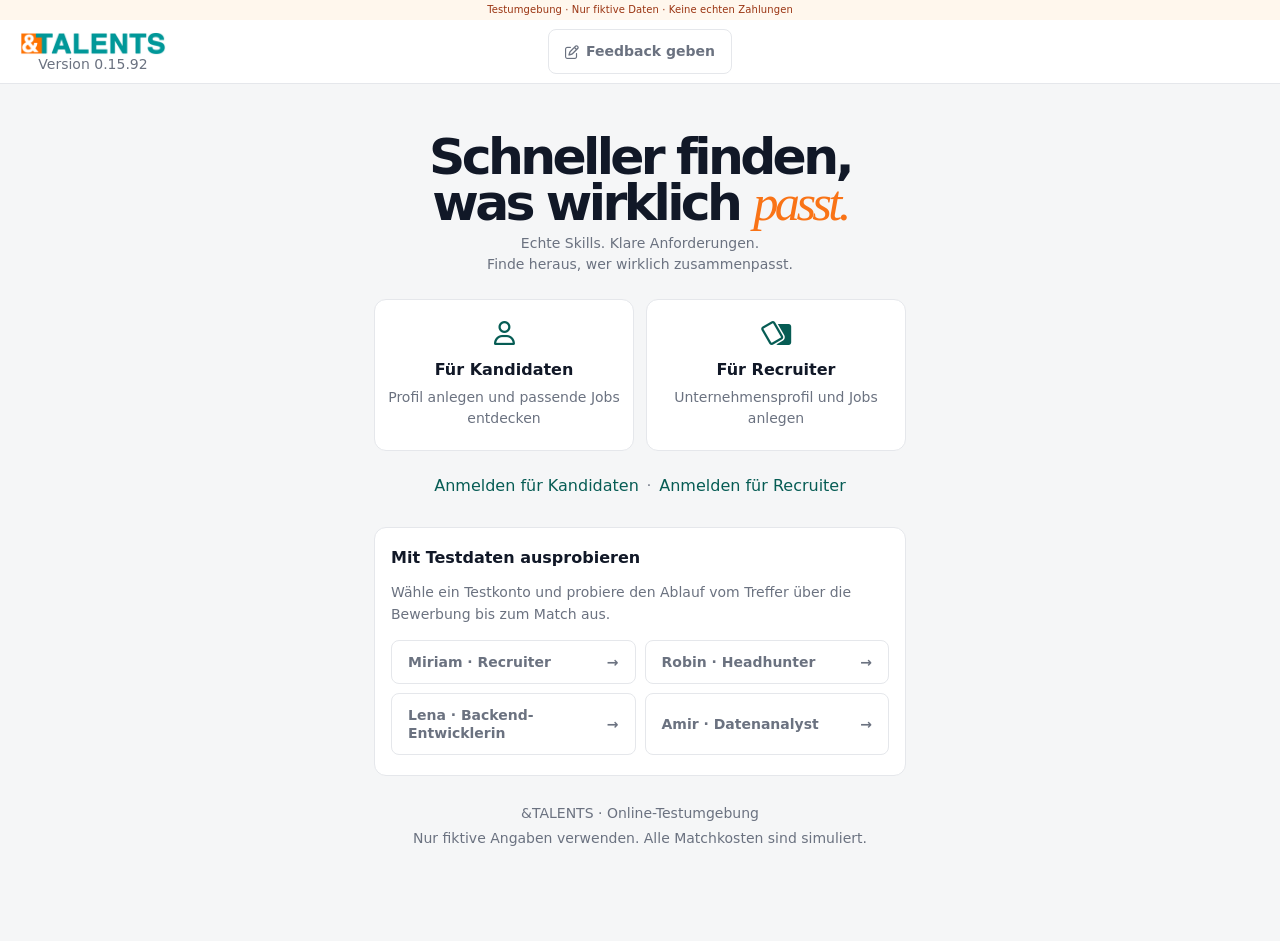
<file: index.html>
<!doctype html>
<html lang="de"><head><meta charset="utf-8"><meta name="viewport" content="width=device-width,initial-scale=1,viewport-fit=cover"><meta name="theme-color" content="#0da596"><meta name="description" content="&TALENTS Testumgebung – Profile, Jobs und skillbasiertes Matching."><title>&TALENTS · Testumgebung</title><link rel="icon" href="./logo.webp"><link rel="stylesheet" href="./theme-colors.css?v=0.10.1"><link rel="stylesheet" href="./theme-fonts.css?v=0.10.1"><link rel="stylesheet" href="./style.css?v=0.10.1"><link rel="stylesheet" href="./mobile.css?v=0.14"><link rel="stylesheet" href="./rebuild.css?v=0.15.91"><link rel="stylesheet" href="./responsive.css?v=0.12"><link rel="stylesheet" href="./desktop-layout.css?v=0.15.89"></head><body><div class="testbar">Testumgebung · Nur fiktive Daten · Keine echten Zahlungen</div><div id="app"><main class="loading" aria-live="polite">&TALENTS wird geladen …</main></div><div id="toast" role="status" aria-live="polite"></div><dialog id="modal"></dialog><script type="module" src="./app.js?v=0.15.92"></script></body></html>
</file>
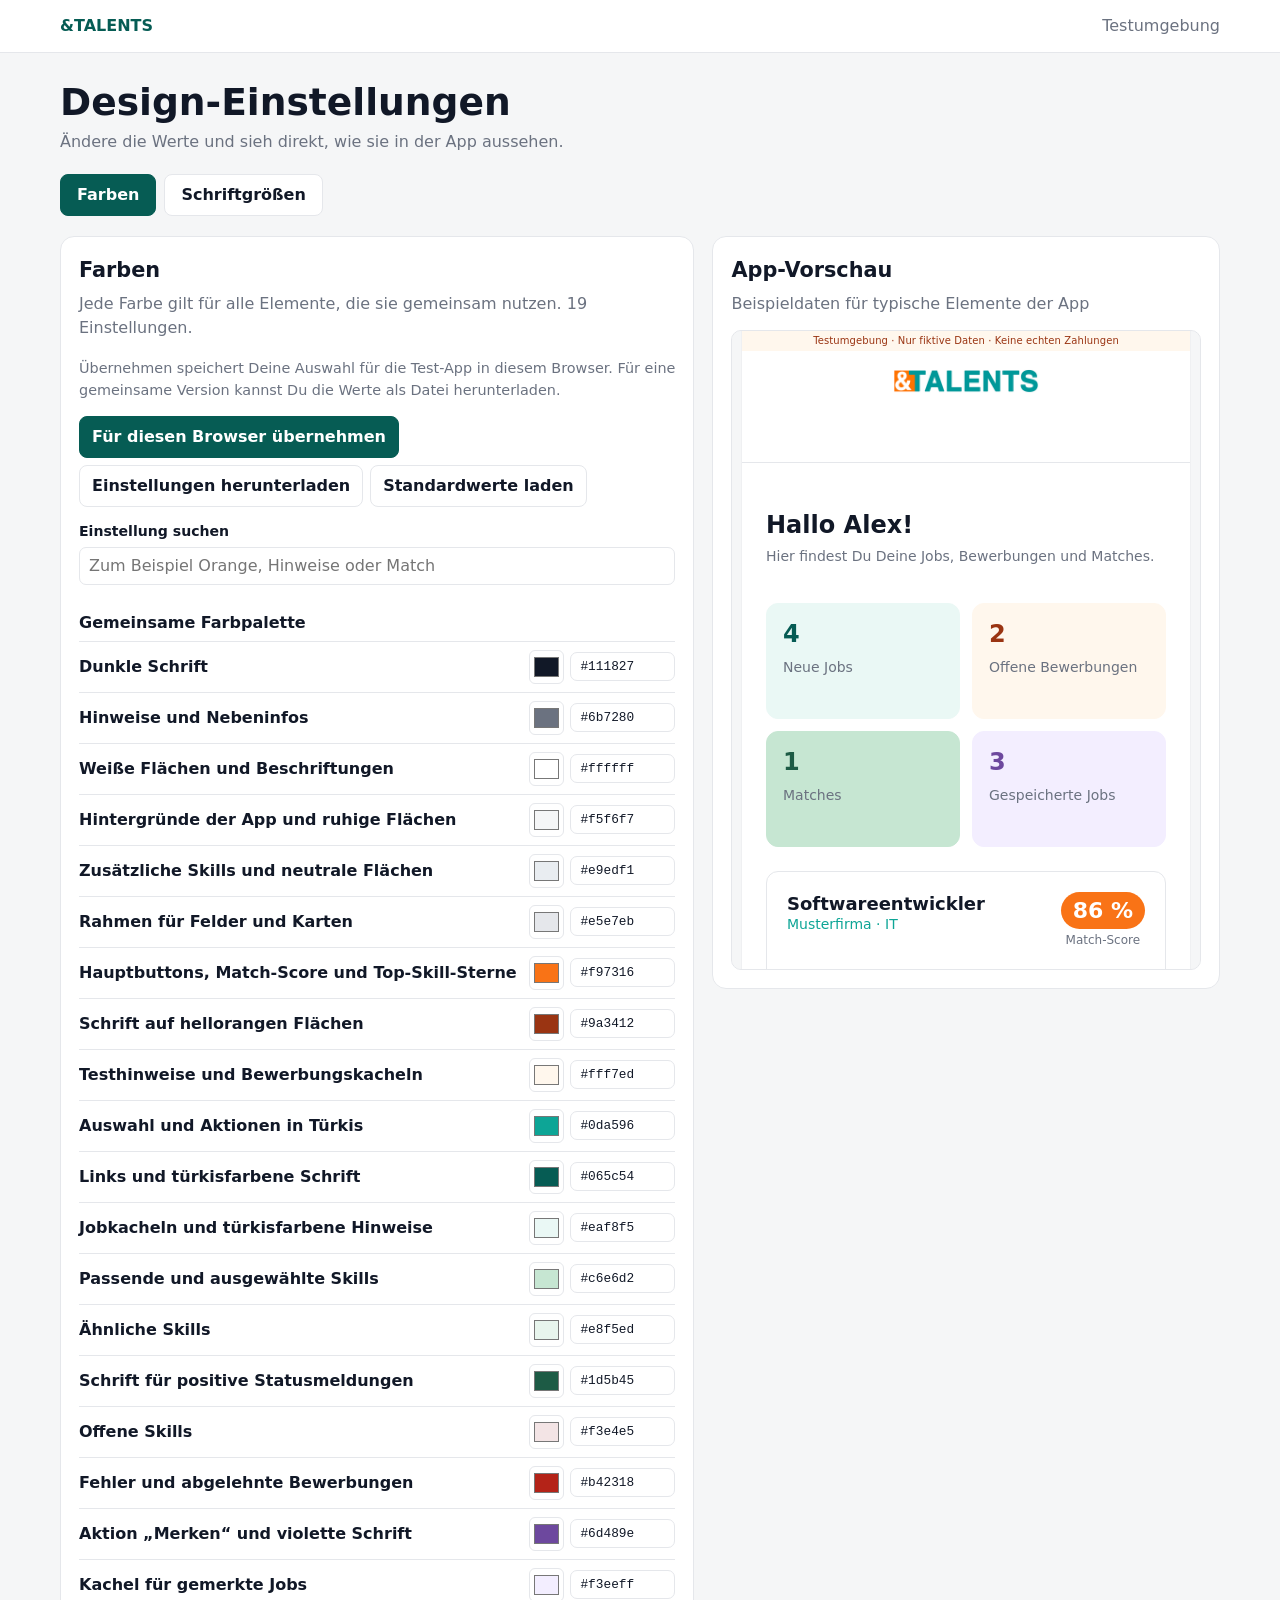
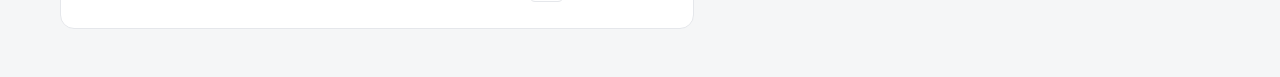
<file: design/index.html>
<!doctype html>
<html lang="de">
<head>
  <meta charset="utf-8">
  <meta name="viewport" content="width=device-width,initial-scale=1">
  <meta name="robots" content="noindex,nofollow">
  <title>Design-Einstellungen · &amp;TALENTS</title>
  <link rel="stylesheet" id="color-defaults" href="../theme-colors.css?v=0.10.1">
  <link rel="stylesheet" id="font-defaults" href="../theme-fonts.css?v=0.10.1">
  <link rel="stylesheet" href="./design.css?v=0.10.1">
  <script type="module" src="./design.js?v=0.10.1"></script>
</head>
<body>
  <header class="topbar"><a href="../">&amp;TALENTS</a><span>Testumgebung</span></header>
  <main class="workspace">
    <div class="page-heading">
      <h1>Design-Einstellungen</h1>
      <p>Ändere die Werte und sieh direkt, wie sie in der App aussehen.</p>
    </div>
    <nav aria-label="Einstellübersichten" class="views">
      <a href="?view=farben" data-view="farben">Farben</a>
      <a href="?view=schriftgroessen" data-view="schriftgroessen">Schriftgrößen</a>
    </nav>
    <div class="layout">
      <section class="panel controls" aria-labelledby="controls-title">
        <h2 id="controls-title">Farben</h2>
        <p id="controls-description"></p>
        <p class="scope">Übernehmen speichert Deine Auswahl für die Test-App in diesem Browser. Für eine gemeinsame Version kannst Du die Werte als Datei herunterladen.</p>
        <div class="actions">
          <button type="button" id="apply">Für diesen Browser übernehmen</button>
          <button type="button" id="export" class="secondary">Einstellungen herunterladen</button>
          <button type="button" id="reset" class="secondary">Standardwerte laden</button>
        </div>
        <p id="status" role="status"></p>
        <form id="theme-form">
          <label class="search" for="search">Einstellung suchen</label>
          <input id="search" type="search" placeholder="Zum Beispiel Orange, Hinweise oder Match">
          <div id="settings"></div>
        </form>
      </section>
      <section class="panel preview" aria-labelledby="preview-title">
        <h2 id="preview-title">App-Vorschau</h2>
        <p>Beispieldaten für typische Elemente der App</p>
        <iframe id="preview" title="Vorschau der Design-Einstellungen" src="./preview.html?v=0.10.1"></iframe>
      </section>
    </div>
  </main>
</body>
</html>
</file>
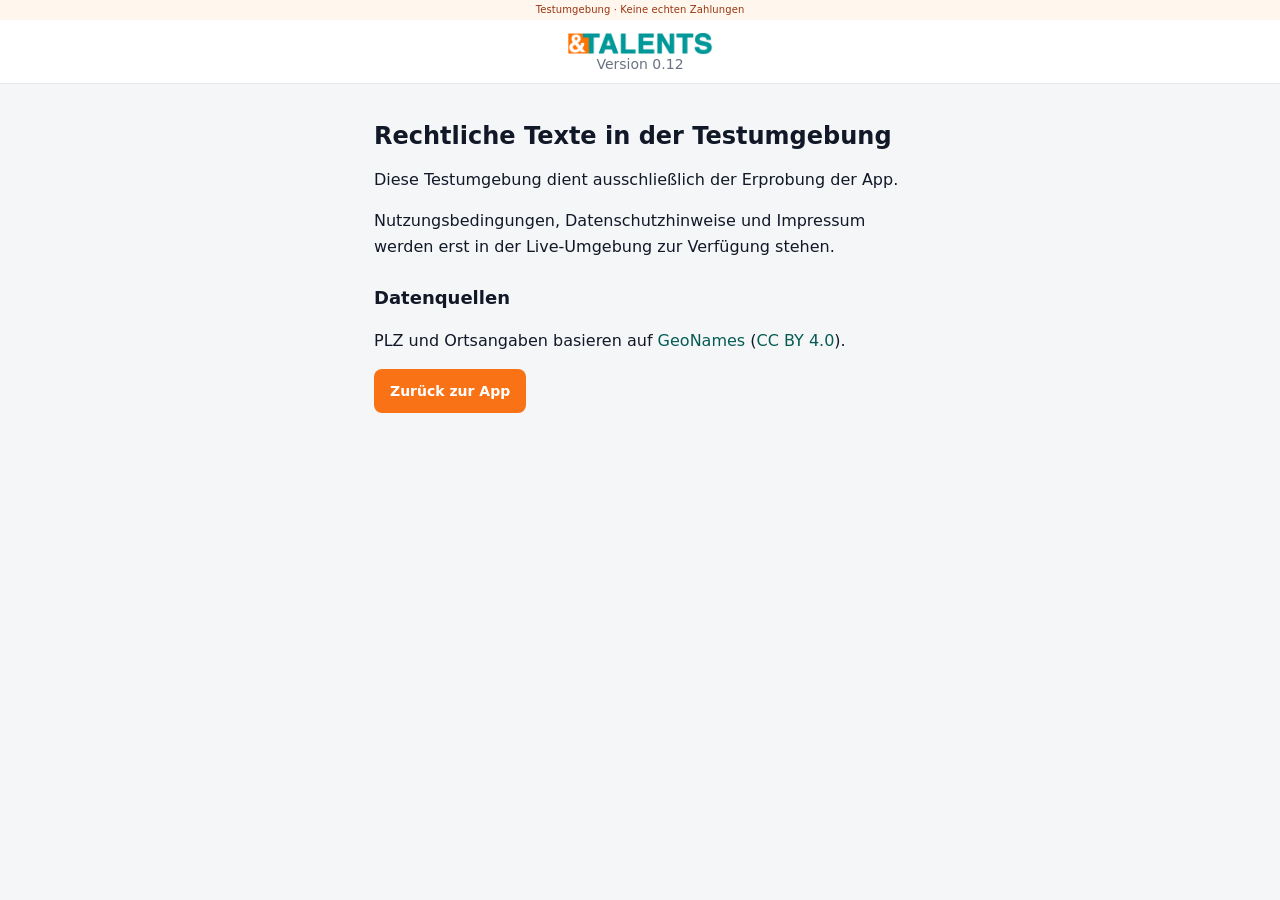
<file: legal/index.html>
<!doctype html><html lang="de"><head><meta charset="utf-8"><meta name="viewport" content="width=device-width,initial-scale=1"><meta name="robots" content="noindex,nofollow"><title>Rechtliche Texte · &TALENTS Testumgebung</title><link rel="stylesheet" href="../theme-colors.css?v=0.10.1"><link rel="stylesheet" href="../theme-fonts.css?v=0.10.1"><link rel="stylesheet" href="../style.css?v=0.10.1"><link rel="stylesheet" href="../mobile.css?v=0.14"><link rel="stylesheet" href="../rebuild.css?v=0.10.4"><link rel="stylesheet" href="../responsive.css?v=0.12"></head><body><div class="testbar">Testumgebung · Keine echten Zahlungen</div><header class="header guest-header"><span></span><a class="brand" href="../"><img class="logo" src="../logo.webp" alt="&TALENTS Logo"><span class="app-version">Version 0.12</span></a><span></span></header><main class="narrow"><h1>Rechtliche Texte in der Testumgebung</h1><p>Diese Testumgebung dient ausschließlich der Erprobung der App.</p><p>Nutzungsbedingungen, Datenschutzhinweise und Impressum werden erst in der Live-Umgebung zur Verfügung stehen.</p><h2>Datenquellen</h2><p>PLZ und Ortsangaben basieren auf <a href="https://www.geonames.org/">GeoNames</a> (<a href="https://creativecommons.org/licenses/by/4.0/">CC BY 4.0</a>).</p><button type="button" class="btn orange" id="back">Zurück zur App</button></main><script>document.querySelector('#back').addEventListener('click',()=>{if(history.length>1)history.back();else location.href='../';});</script><script type="module">import {initializeTheme} from "../theme-preferences.js?v=0.10.1";initializeTheme();</script></body></html>
</file>
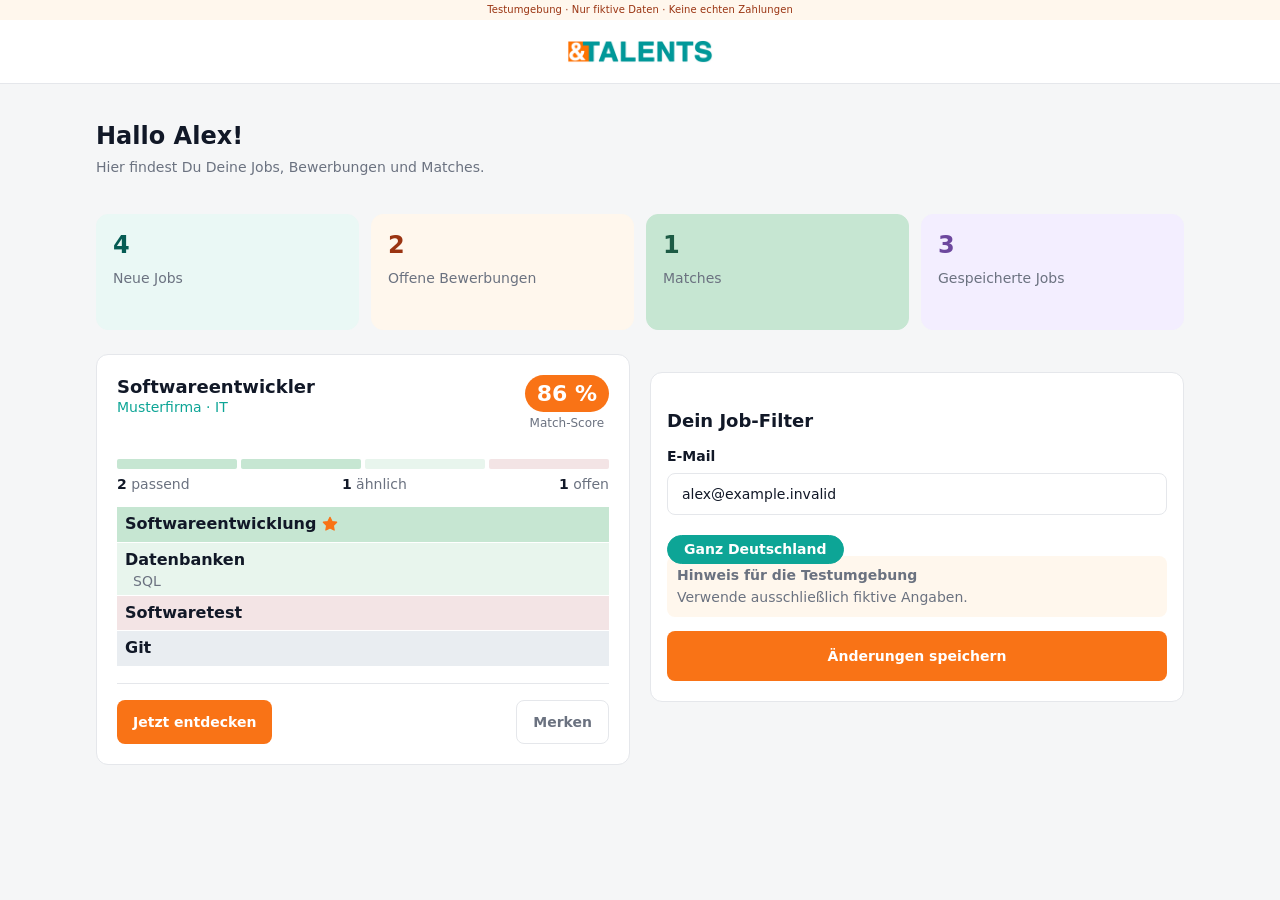
<file: design/preview.html>
<!doctype html>
<html lang="de">
<head>
  <meta charset="utf-8">
  <meta name="viewport" content="width=device-width,initial-scale=1">
  <title>App-Vorschau · &amp;TALENTS</title>
  <link rel="stylesheet" href="../theme-colors.css?v=0.10.1">
  <link rel="stylesheet" href="../theme-fonts.css?v=0.10.1">
  <link rel="stylesheet" href="../style.css?v=0.10.1">
  <link rel="stylesheet" href="../mobile.css?v=0.14">
  <link rel="stylesheet" href="../rebuild.css?v=0.10.4">
<link rel="stylesheet" href="../responsive.css?v=0.12"></head>
<body>
  <div class="testbar">Testumgebung · Nur fiktive Daten · Keine echten Zahlungen</div>
  <header class="header guest-header"><span></span><div class="brand"><img class="logo" src="../logo.webp" alt="&amp;TALENTS"></div><span></span></header>
  <main class="page preview-sample">
    <h1>Hallo Alex!</h1>
    <p class="intro">Hier findest Du Deine Jobs, Bewerbungen und Matches.</p>
    <div class="stats" aria-label="Beispiel-Dashboard">
      <div class="stat stat-cards"><strong>4</strong><span>Neue Jobs</span></div>
      <div class="stat stat-send"><strong>2</strong><span>Offene Bewerbungen</span></div>
      <div class="stat stat-match"><strong>1</strong><span>Matches</span></div>
      <div class="stat stat-bookmark"><strong>3</strong><span>Gespeicherte Jobs</span></div>
    </div>
    <div class="cards">
      <article class="job-card">
        <div class="match-heading">
          <div><h3>Softwareentwickler</h3><div class="company">Musterfirma · IT</div></div>
          <span class="match-score-wrap"><strong class="match-score">86 %</strong><span class="match-score-label">Match-Score</span></span>
        </div>
        <div class="match-overview">
          <div class="match-coverage" style="--skill-columns:4"><span class="match-unit pass"></span><span class="match-unit pass"></span><span class="match-unit close"></span><span class="match-unit open"></span></div>
          <div class="match-counts"><span><b>2</b> passend</span><span><b>1</b> ähnlich</span><span><b>1</b> offen</span></div>
        </div>
        <ul class="match-list">
          <li class="match-row pass"><div class="match-skill-name"><span>Softwareentwicklung</span><svg class="match-star filled" aria-hidden="true" viewBox="0 0 24 24"><path d="m12 2 3.1 6.3 6.9 1-5 4.9 1.2 6.9-6.2-3.2-6.2 3.2L7 14.2 2 9.3l6.9-1Z"../></svg></div></li>
          <li class="match-row close"><div class="match-skill-name">Datenbanken</div><div class="match-via">SQL</div></li>
          <li class="match-row open"><div class="match-skill-name">Softwaretest</div></li>
          <li class="match-row extra"><div class="match-skill-name">Git</div></li>
        </ul>
        <div class="card-footer"><button class="btn orange" type="button">Jetzt entdecken</button><button class="btn secondary" type="button">Merken</button></div>
      </article>
      <div class="box">
        <h2>Dein Job-Filter</h2>
        <label class="field"><span>E-Mail</span><input type="email" value="alex@example.invalid"></label>
        <div class="choices"><label class="choice"><input type="radio" checked><span>Ganz Deutschland</span></label></div>
        <p class="hint login-test-note"><strong>Hinweis für die Testumgebung</strong><br>Verwende ausschließlich fiktive Angaben.</p>
        <button class="btn orange full" type="button">Änderungen speichern</button>
      </div>
    </div>
  </main>
</body>
</html>
</file>
<file: theme-colors.css>
/* Gemeinsame Farbpalette für App und Design-Einstellungen. */
:root {
  --theme-color-text: #111827;
  --theme-color-muted-text: #6b7280;
  --theme-color-surface: #ffffff;
  --theme-color-canvas: #f5f6f7;
  --theme-color-neutral-soft: #e9edf1;
  --theme-color-border: #e5e7eb;
  --theme-color-brand-orange: #f97316;
  --theme-color-orange-ink: #9a3412;
  --theme-color-orange-soft: #fff7ed;
  --theme-color-brand-teal: #0da596;
  --theme-color-teal-ink: #065c54;
  --theme-color-teal-soft: #eaf8f5;
  --theme-color-match-pass: #c6e6d2;
  --theme-color-match-close: #e8f5ed;
  --theme-color-green-ink: #1d5b45;
  --theme-color-match-open: #f3e4e5;
  --theme-color-field-error: #b42318;
  --theme-color-bookmark: #6d489e;
  --theme-color-bookmark-soft: #f3eeff;
}
</file>
<file: theme-fonts.css>
/* Zentrale Standardschriftgrößen für die App */
:root {
  --theme-font-body: 16px;
  --theme-font-button: 14px;
  --theme-font-field-label: 14px;
  --theme-font-footer: 14px;
  --theme-font-hint: 14px;
  --theme-font-input: 14px;
  --theme-font-intro: 14px;
  --theme-font-match-score: 22px;
  --theme-font-match-score-label: 12px;
  --theme-font-match-skill: 16px;
  --theme-font-match-skill-compact: 14px;
  --theme-font-matched-profile-skill: 14px;
  --theme-font-password-rules: 14px;
  --theme-font-primary-full: 14px;
  --theme-font-section: 18px;
  --theme-font-size-10: 10px;
  --theme-font-size-11: 14px;
  --theme-font-size-12: 14px;
  --theme-font-size-13: 14px;
  --theme-font-size-14: 14px;
  --theme-font-size-15: 16px;
  --theme-font-size-16: 16px;
  --theme-font-size-17: 16px;
  --theme-font-size-18: 18px;
  --theme-font-size-19: 18px;
  --theme-font-size-20: 18px;
  --theme-font-size-21: 16px;
  --theme-font-size-22: 18px;
  --theme-font-size-23: 24px;
  --theme-font-size-24: 24px;
  --theme-font-size-25: 24px;
  --theme-font-size-26: 24px;
  --theme-font-size-27: 24px;
  --theme-font-size-28: 24px;
  --theme-font-size-31: 24px;
  --theme-font-size-33: 24px;
  --theme-font-size-53: 24px;
  --theme-font-size-8: 10px;
  --theme-font-size-9: 10px;
  --theme-font-subheading: 16px;
  --theme-font-swipe-title: 24px;
  --theme-font-swipe-title-compact: 18px;
  --theme-font-testbar: 10px;
  --theme-font-tile-label: 14px;
  --theme-font-tile-number: 24px;
  --theme-font-title: 24px;
}
</file>
<file: style.css>
:root{font-family:-apple-system,BlinkMacSystemFont,"Segoe UI",sans-serif;color:var(--theme-color-text);background:var(--theme-color-surface);font-size:var(--theme-font-size-15);--teal:var(--theme-color-teal-ink);--orange:var(--theme-color-brand-orange);--line:var(--theme-color-border);--muted:var(--theme-color-muted-text)}*{box-sizing:border-box}body{margin:0}button,input,select,textarea{font:inherit}button,a,input{touch-action:manipulation}button,a{ -webkit-tap-highlight-color:transparent}a{color:var(--theme-color-teal-ink);text-decoration:none}a:hover{text-decoration:underline}button{cursor:pointer}button:disabled{cursor:wait;opacity:.55}button:focus-visible,a:focus-visible{outline:3px solid var(--theme-color-brand-teal);outline-offset:3px}input,select,textarea{width:100%;border:1px solid var(--theme-color-border);border-radius:10px;padding:12px 14px;background:var(--theme-color-surface);color:var(--theme-color-text);outline:none;min-height:45px}input:focus,select:focus,textarea:focus{border-color:var(--teal);box-shadow:0 0 0 3px color-mix(in srgb, var(--theme-color-brand-teal) 10%, transparent)}textarea{resize:vertical;min-height:92px}input::placeholder{color:var(--theme-color-muted-text)}label.field{display:block;margin:0 0 20px}label.field>span{display:block;font-size:var(--theme-font-field-label);font-weight:600;margin-bottom:8px}small,.muted{color:var(--muted);font-size:var(--theme-font-size-13);line-height:1.55}.testbar{background:var(--theme-color-orange-soft);color:var(--theme-color-orange-ink);padding:7px 14px;text-align:center;font-size:var(--theme-font-size-11);letter-spacing:.1px;border-bottom:1px solid var(--theme-color-orange-soft)}.header{height:78px;border-bottom:1px solid var(--line);display:flex;align-items:center;justify-content:space-between;padding:0 30px;background:var(--theme-color-surface)}.logo{display:block;width:154px;height:auto;mix-blend-mode:multiply}.header-actions{display:flex;gap:12px;align-items:center}.iconbtn{border:1px solid var(--line);background:var(--theme-color-surface);border-radius:50%;width:40px;height:40px;display:inline-flex;align-items:center;justify-content:center;color:var(--theme-color-muted-text);font-size:var(--theme-font-size-19)}.header .brand{margin:auto}.page{max-width:1080px;margin:40px auto 110px;padding:0 24px}.narrow{max-width:450px;margin:30px auto 65px;padding:0 22px}.narrow .logo{margin:0 auto 28px;width:145px}.narrow h1{font-size:var(--theme-font-size-20);margin-bottom:10px}.narrow h2{font-size:var(--theme-font-size-18);margin:25px 0 18px}.intro{font-size:var(--theme-font-intro);line-height:1.6;color:var(--theme-color-muted-text);margin:0 0 23px}h1{font-size:var(--theme-font-size-27);font-weight:650;margin:0 0 10px}h2{font-size:var(--theme-font-size-20);font-weight:600}h3{font-size:var(--theme-font-size-17);font-weight:650;margin:0 0 14px}p{line-height:1.6}.box{background:var(--theme-color-surface);border:1px solid var(--line);border-radius:14px;padding:24px;margin:18px 0;box-shadow:0 1px 3px color-mix(in srgb, var(--theme-color-text) 5%, transparent)}.box.flat{box-shadow:none}.btn{display:inline-flex;justify-content:center;align-items:center;gap:9px;border:0;border-radius:9px;background:var(--teal);color:var(--theme-color-surface);padding:12px 19px;font-weight:600;line-height:1.3;min-height:43px;text-decoration:none}.btn:hover{background:var(--theme-color-teal-ink);text-decoration:none}.btn.orange{background:var(--orange)}.btn.orange:hover{background:color-mix(in srgb, var(--theme-color-brand-orange) 85%, var(--theme-color-text))}.btn.secondary{background:var(--theme-color-surface);border:1px solid var(--theme-color-border);color:var(--theme-color-muted-text)}.btn.secondary:hover{background:var(--theme-color-canvas)}.btn.danger{background:var(--theme-color-match-open);color:var(--theme-color-field-error);border:1px solid var(--theme-color-match-open)}.btn.full{width:100%}.btn.small{padding:8px 13px;font-size:var(--theme-font-size-13);min-height:34px}.btn:disabled{pointer-events:none}.row{display:flex;align-items:center;gap:12px}.row.between{justify-content:space-between}.row.wrap{flex-wrap:wrap}.cols{display:grid;grid-template-columns:1fr 1fr;gap:16px}.steps{display:flex;justify-content:center;align-items:center;margin:5px 0 10px;gap:9px}.step{width:31px;height:31px;border-radius:50%;background:var(--theme-color-neutral-soft);color:var(--theme-color-muted-text);display:grid;place-items:center;font-size:var(--theme-font-size-13)}.step.active{background:var(--orange);color:var(--theme-color-surface)}.step.done{background:var(--teal);color:var(--theme-color-surface)}.step-line{width:46px;height:4px;background:var(--theme-color-border)}.step-caption{text-align:center;font-size:var(--theme-font-size-12);color:var(--theme-color-muted-text);margin-bottom:24px}.choices{display:flex;gap:8px;flex-wrap:wrap;margin-top:8px}.choice{position:relative;cursor:pointer}.choice input{position:absolute;opacity:0;width:1px;height:1px;min-height:0}.choice span{display:block;padding:10px 13px;border-radius:8px;border:1px solid var(--theme-color-border);color:var(--theme-color-muted-text);background:var(--theme-color-surface);font-size:var(--theme-font-size-13)}.choice input:checked+span{background:var(--theme-color-teal-soft);border-color:var(--teal);color:var(--theme-color-teal-ink)}.choice input:focus-visible+span{outline:3px solid var(--theme-color-brand-teal)}.group{margin-bottom:23px}.group>label,.group-title{font-size:var(--theme-font-size-14);font-weight:600}.group .hint{margin-top:7px}.section-label{font-size:var(--theme-font-size-13);text-transform:uppercase;letter-spacing:.8px;color:var(--theme-color-muted-text);margin:26px 0 18px}.skill-search{position:relative}.search-results{border:1px solid var(--line);border-radius:9px;margin:6px 0 14px;background:var(--theme-color-surface);max-height:260px;overflow:auto}.search-results:empty{display:none}.result{display:block;width:100%;border:0;background:none;text-align:left;padding:10px 12px;color:var(--theme-color-text);border-bottom:1px solid var(--theme-color-border);font-size:var(--theme-font-size-13)}.result:hover{background:var(--theme-color-teal-soft);color:var(--theme-color-teal-ink)}.result:last-child{border-bottom:0}.skill-area{margin:20px 0}.chips{display:flex;flex-wrap:wrap;gap:8px}.chip{display:inline-flex;align-items:center;gap:6px;font-size:var(--theme-font-size-12);border:1px solid var(--theme-color-border);background:var(--theme-color-surface);border-radius:7px;padding:7px 10px;color:var(--theme-color-muted-text)}.chip.fire{border-color:var(--theme-color-orange-soft);background:var(--theme-color-orange-soft);color:var(--theme-color-orange-ink)}.chip.good{background:var(--theme-color-match-close);border-color:var(--theme-color-match-pass);color:var(--theme-color-green-ink)}.chip.partial{background:var(--theme-color-orange-soft);border-color:var(--theme-color-orange-soft);color:var(--theme-color-orange-ink)}.chip.missing{background:var(--theme-color-match-open);border-color:var(--theme-color-match-open);color:var(--theme-color-field-error)}.chip button{border:0;padding:0;background:transparent;line-height:1;font-size:var(--theme-font-size-15);color:var(--theme-color-muted-text)}.chip .fire-toggle{filter:grayscale(1);opacity:.5}.chip.fire .fire-toggle{filter:none;opacity:1}.chip .remove-skill{margin-left:3px}.skill-title{font-size:var(--theme-font-size-13);margin-bottom:11px;font-weight:600}.counter{position:fixed;right:24px;top:130px;border:1px solid var(--theme-color-match-pass);background:var(--theme-color-match-close);color:var(--theme-color-green-ink);border-radius:11px;min-width:95px;text-align:center;padding:14px 12px;z-index:5}.counter strong{display:block;font-size:var(--theme-font-size-25);line-height:1.2}.counter small{color:inherit}.password-rules{list-style:none;padding:8px 0 0;margin:0;color:var(--theme-color-muted-text);font-size:var(--theme-font-size-11);line-height:1.9}.password-rules .valid{color:var(--theme-color-green-ink)}.password-rules li::before{content:'✓ ';margin-right:3px}.error{border:1px solid var(--theme-color-match-open);background:var(--theme-color-match-open);color:var(--theme-color-field-error);border-radius:9px;padding:12px 14px;margin:14px 0;font-size:var(--theme-font-size-13);line-height:1.55}.notice{background:var(--theme-color-teal-soft);border:1px solid var(--theme-color-teal-soft);border-radius:9px;padding:12px 14px;font-size:var(--theme-font-size-13);color:var(--theme-color-teal-ink);line-height:1.6}.notice.orange{background:var(--theme-color-orange-soft);border-color:var(--theme-color-orange-soft);color:var(--theme-color-orange-ink)}.spacer{height:18px}.stats{display:grid;grid-template-columns:repeat(4,1fr);gap:17px;margin:28px 0}.stat{background:var(--theme-color-surface);border:1px solid var(--line);border-radius:13px;padding:22px 20px}.stat strong{display:block;font-size:var(--theme-font-size-31);color:var(--teal);font-weight:600;margin-bottom:5px}.stat span{font-size:var(--theme-font-size-12);color:var(--theme-color-muted-text)}.stats .stat:last-child strong{color:var(--orange)}.cards{display:grid;grid-template-columns:repeat(2,minmax(0,1fr));gap:18px}.job-card{background:var(--theme-color-surface);border:1px solid var(--line);border-radius:14px;padding:22px;position:relative;min-width:0}.job-card h3{font-size:var(--theme-font-size-17);line-height:1.4;padding-right:64px}.company{color:var(--teal);font-size:var(--theme-font-size-13);margin-bottom:10px}.meta{display:flex;gap:10px;flex-wrap:wrap;color:var(--theme-color-muted-text);font-size:var(--theme-font-size-12);margin:10px 0 17px}.job-description{font-size:var(--theme-font-size-13);color:var(--theme-color-muted-text);line-height:1.65;margin:18px 0}.score{display:inline-flex;align-items:center;justify-content:center;flex-direction:column;width:58px;height:58px;border:3px solid var(--theme-color-match-pass);border-radius:50%;font-size:var(--theme-font-size-19);color:var(--teal);font-weight:650;flex-shrink:0}.score small{font-size:var(--theme-font-size-8);color:var(--theme-color-muted-text);font-weight:400}.job-card>.score{position:absolute;right:18px;top:20px}.card-footer{border-top:1px solid var(--theme-color-border);margin-top:20px;padding-top:16px;display:flex;align-items:center;justify-content:space-between;gap:8px}.badge{display:inline-flex;align-items:center;font-size:var(--theme-font-size-11);padding:5px 9px;border-radius:5px;background:var(--theme-color-canvas);color:var(--theme-color-muted-text);white-space:nowrap}.badge.matched{color:var(--theme-color-brand-teal);background:var(--theme-color-match-pass)}.badge.pending{background:var(--theme-color-orange-soft);color:var(--theme-color-orange-ink)}.badge.rejected,.badge.closed{background:var(--theme-color-match-open);color:var(--theme-color-field-error)}.nav{position:fixed;bottom:0;left:0;right:0;background:var(--theme-color-surface);border-top:1px solid var(--line);height:75px;display:flex;align-items:stretch;justify-content:center;gap:15px;z-index:20;padding-bottom:env(safe-area-inset-bottom)}.nav a{width:95px;display:flex;align-items:center;justify-content:center;flex-direction:column;gap:6px;color:var(--theme-color-muted-text);font-size:var(--theme-font-size-10)}.nav a:hover{text-decoration:none;background:var(--theme-color-surface)}.nav a.active{color:var(--teal);border-top:2px solid var(--teal)}.nav .navicon{font-size:var(--theme-font-size-22);height:24px}.loading{padding:80px 25px;text-align:center;color:var(--theme-color-muted-text);font-size:var(--theme-font-size-14)}.empty{text-align:center;padding:45px 22px;background:var(--theme-color-surface);border:1px dashed var(--theme-color-border);border-radius:13px;color:var(--theme-color-muted-text);line-height:1.7}.empty h2{font-size:var(--theme-font-size-18);color:var(--theme-color-muted-text);font-weight:500}.empty .empty-icon{font-size:var(--theme-font-size-33);color:var(--theme-color-match-pass)}.swipe-container{max-width:460px;margin:25px auto}.swipe-card{border:1px solid var(--line);border-radius:19px;background:var(--theme-color-surface);box-shadow:0 9px 30px color-mix(in srgb, var(--theme-color-text) 5%, transparent);padding:28px;touch-action:pan-y;transition:transform .18s,opacity .18s}.swipe-card h2{font-size:var(--theme-font-size-22);line-height:1.4;margin:20px 0 13px}.swipe-top{display:flex;align-items:center;justify-content:space-between}.swipe-actions{display:flex;justify-content:center;gap:22px;margin:25px 0 18px}.swipe-actions button{border:1px solid var(--theme-color-border);background:var(--theme-color-surface);border-radius:50%;width:62px;height:62px;font-size:var(--theme-font-size-25);box-shadow:0 4px 12px color-mix(in srgb, var(--theme-color-text) 5%, transparent)}.swipe-actions button.apply{color:var(--teal);border-color:var(--theme-color-match-pass);width:72px;height:72px;margin-top:-5px;background:var(--theme-color-surface)}.swipe-actions button.skip{color:var(--theme-color-field-error)}.swipe-actions button.bookmark{color:var(--theme-color-bookmark)}.swipe-actions-labels{display:flex;justify-content:center;gap:33px;font-size:var(--theme-font-size-11);color:var(--theme-color-muted-text)}.swipe-card.leaving{transform:translateX(100px) rotate(9deg);opacity:.1}.toolbar{display:flex;justify-content:space-between;gap:15px;align-items:end;margin:25px 0}.toolbar select{max-width:330px}.toolbar label.field{margin:0}.divider{height:1px;background:var(--line);margin:25px 0}dialog{border:1px solid var(--theme-color-border);border-radius:17px;padding:0;max-width:620px;width:calc(100% - 32px);box-shadow:0 24px 80px color-mix(in srgb, var(--theme-color-text) 15%, transparent);max-height:90vh}dialog::backdrop{background:color-mix(in srgb, var(--theme-color-text) 38%, transparent);backdrop-filter:blur(2px)}.modal-body{padding:26px}.modal-head{display:flex;justify-content:space-between;gap:18px;align-items:start;border-bottom:1px solid var(--line);padding-bottom:18px;margin-bottom:20px}.modal-head h2{margin:0;font-size:var(--theme-font-size-20);line-height:1.4}.modal-head .iconbtn{flex-shrink:0}.modal-actions{display:flex;justify-content:flex-end;gap:10px;margin-top:24px}.details-section{margin-top:23px}.details-section h3{font-size:var(--theme-font-size-14)}.contact{background:var(--theme-color-teal-soft);border:1px solid var(--theme-color-teal-soft);border-radius:10px;padding:18px;line-height:1.9;font-size:var(--theme-font-size-14)}.avatar{height:44px;width:44px;background:var(--theme-color-teal-soft);border-radius:50%;display:grid;place-items:center;color:var(--theme-color-brand-teal);font-weight:600}.document{padding:13px 0;border-bottom:1px solid var(--theme-color-border);display:flex;align-items:center;justify-content:space-between;gap:10px}.document span{overflow-wrap:anywhere;font-size:var(--theme-font-size-13)}.welcome{text-align:center;padding:12px 0}.welcome h1{font-size:var(--theme-font-size-26)}.welcome .intro{font-size:var(--theme-font-size-14)}.role-cards{display:grid;grid-template-columns:1fr 1fr;gap:15px;margin:24px 0}.role-card{border:1px solid var(--line);border-radius:12px;padding:24px 15px;background:var(--theme-color-surface);display:block;color:var(--theme-color-text)}.role-card:hover{text-decoration:none;border-color:var(--theme-color-teal-ink)}.role-card strong{display:block;margin:12px 0 8px;font-size:var(--theme-font-size-16)}.role-card .symbol{font-size:var(--theme-font-size-28);color:var(--theme-color-teal-ink)}.demo-list{display:grid;gap:9px;margin-top:14px}.demo-list button{text-align:left;justify-content:space-between;font-size:var(--theme-font-size-13)}.footer-note{text-align:center;font-size:var(--theme-font-size-11);color:var(--theme-color-muted-text);line-height:1.8;margin:25px 0}.form-error:empty{display:none}.user-summary{display:grid;grid-template-columns:1fr 1fr;gap:15px;font-size:var(--theme-font-size-13)}.user-summary strong{display:block;font-size:var(--theme-font-size-11);font-weight:500;color:var(--theme-color-muted-text);margin-bottom:5px}#toast{position:fixed;left:50%;bottom:94px;transform:translateX(-50%);background:var(--theme-color-teal-ink);color:var(--theme-color-surface);border-radius:10px;padding:12px 20px;z-index:100;max-width:90%;box-shadow:0 7px 25px color-mix(in srgb, var(--theme-color-text) 15%, transparent);font-size:var(--theme-font-size-13);display:none}#toast.show{display:block}#toast.error-toast{background:var(--theme-color-field-error)}.count-note{text-align:center;font-size:var(--theme-font-size-12);color:var(--theme-color-muted-text);margin:12px 0}.profile-sections{display:grid;grid-template-columns:1fr 1fr;gap:20px;align-items:start}.profile-sections .box{margin:0}.readonly{background:var(--theme-color-canvas)}.hint{font-size:var(--theme-font-size-12);color:var(--theme-color-muted-text);line-height:1.6}.back-link{display:block;text-align:center;margin-top:15px;color:var(--theme-color-muted-text);font-size:var(--theme-font-size-13)}.inline-error{color:var(--theme-color-field-error);font-size:var(--theme-font-size-12)}.hidden{display:none!important}.settings-note{font-size:var(--theme-font-size-12);color:var(--theme-color-muted-text);margin-top:10px}
@media(max-width:760px){.header{padding:0 18px;height:67px}.header .logo{width:132px}.page{margin-top:27px;padding:0 17px}.stats{grid-template-columns:1fr 1fr;gap:10px;margin:22px 0}.stat{padding:17px}.stat strong{font-size:var(--theme-font-size-28)}.cards,.profile-sections{grid-template-columns:1fr}.nav{gap:0;height:70px}.nav a{flex:1;width:auto;font-size:var(--theme-font-size-9)}.nav .navicon{font-size:var(--theme-font-size-20)}.counter{right:12px;top:78px;min-width:67px;padding:7px 10px}.counter strong{font-size:var(--theme-font-size-19)}.counter small{font-size:var(--theme-font-size-9)}.narrow{margin-top:23px;padding:0 18px}.narrow .logo{margin-bottom:23px}.cols{gap:10px}.box{padding:19px}.toolbar{align-items:stretch;flex-wrap:wrap}.toolbar select{max-width:none}.toolbar>*{flex:1}.swipe-card{padding:23px}.role-cards{gap:10px}.role-card{padding:20px 12px}.modal-body{padding:21px}.modal-actions{flex-wrap:wrap}.user-summary{grid-template-columns:1fr 1fr}h1{font-size:var(--theme-font-size-23)}.header .role-label{display:none}}
@media(prefers-reduced-motion:reduce){*,*:before,*:after{transition:none!important;scroll-behavior:auto!important}}
</file>
<file: mobile.css>
/* Mobile canvas and UI proportions observed in the original &TALENTS app. */
@font-face{font-family:TalentsIcons;src:url('./fa-regular-400.woff2?v=0.14') format('woff2');font-weight:400;font-display:block}
@font-face{font-family:TalentsIcons;src:url('./fa-solid-900.woff2?v=0.14') format('woff2');font-weight:900;font-display:block}
:root{font-family:Inter,ui-sans-serif,system-ui,-apple-system,BlinkMacSystemFont,"Segoe UI",sans-serif;font-size:var(--theme-font-body);color:var(--theme-color-text);background:var(--theme-color-canvas);--teal:var(--theme-color-brand-teal);--orange:var(--theme-color-brand-orange);--line:var(--theme-color-border);--muted:var(--theme-color-muted-text);--app-width:448px}
body{width:100%;max-width:var(--app-width);margin:0 auto;min-height:100dvh;background:var(--theme-color-surface);box-shadow:0 0 1px color-mix(in srgb, var(--theme-color-text) 15%, transparent)}
.fa-icon{font-family:TalentsIcons!important;font-weight:400;font-style:normal;line-height:1;display:inline-block;text-rendering:auto;-webkit-font-smoothing:antialiased}
.fa-icon.solid{font-weight:900}
.sr-only{position:absolute!important;width:1px;height:1px;padding:0;margin:-1px;overflow:hidden;clip:rect(0,0,0,0);white-space:nowrap;border:0}
.testbar{height:20px;padding:3px 6px;line-height:14px;font-size:var(--theme-font-testbar);background:var(--theme-color-orange-soft)}
.header{height:64px;padding:0 16px;display:grid;grid-template-columns:36px minmax(0,1fr) 36px;position:sticky;top:0;z-index:25}
.header .brand{justify-self:center;margin:0}
.header .logo{width:146px;max-width:100%;mix-blend-mode:normal}
.header-actions{gap:3px;justify-content:flex-end}
.iconbtn{border:0;border-radius:6px;background:transparent;color:var(--theme-color-text);width:32px;height:40px;font-size:var(--theme-font-size-16);flex-shrink:0}
.page,.narrow{width:100%;max-width:var(--app-width);margin:0 auto;padding:48px 24px 100px}
.narrow{padding-top:16px}.narrow .logo{display:none}
h1,.narrow h1{font-size:var(--theme-font-title);line-height:1.2;font-weight:700;margin:0 0 6px;color:var(--theme-color-text)}
h2,.narrow h2{font-size:var(--theme-font-section);font-weight:700;line-height:1.4}
h3{font-size:var(--theme-font-subheading);font-weight:600}
.intro{font-size:var(--theme-font-intro);line-height:21px;color:var(--theme-color-muted-text);margin:0 0 36px}
.box{padding:20px 16px;border-radius:12px;box-shadow:none}
form.box[data-form="account"],form.box[data-form="candidate"],form.box[data-form="job"],form.box[data-form="login"]{border:0;padding:0;background:transparent;margin:20px 0}
input,select,textarea,.city-display{border-color:var(--theme-color-border);border-radius:8px;padding:12px 14px;font:var(--theme-font-input) Arial,sans-serif;min-height:41px;color:var(--theme-color-text)}
input:focus,select:focus,textarea:focus{border-color:var(--theme-color-brand-orange);box-shadow:0 0 0 2px color-mix(in srgb, var(--theme-color-brand-orange) 10%, transparent)}
label.field{margin:0 0 20px}label.field>span{font-size:var(--theme-font-field-label);line-height:17px;margin-bottom:8px}
.password-rules{margin-top:-14px;padding-top:0;font-size:var(--theme-font-size-11);line-height:19px;color:var(--theme-color-muted-text)}.password-rules li:before{color:var(--theme-color-border)}.password-rules li.valid:before{color:var(--theme-color-brand-teal)}
.steps{margin:0 0 12px;gap:10px}.step-caption{margin-bottom:38px;font-size:var(--theme-font-size-12);color:var(--theme-color-muted-text)}.step{width:30px;height:30px;font-weight:600}.step-line{width:48px}
.btn{border-radius:8px;min-height:44px;font-size:var(--theme-font-button);padding:12px 16px}.btn.orange.full{padding:16px;font-size:var(--theme-font-primary-full)}
.section-label{text-transform:none;letter-spacing:0;font-size:var(--theme-font-size-14);font-weight:600;color:var(--theme-color-text);margin:36px 0 16px}
.filter-group,.group{border:1px solid var(--line);border-radius:12px;padding:16px;margin:0 0 24px;background:var(--theme-color-surface)}
.filter-group .group{padding:0;margin:12px 0 0;border:0}.filter-group label.field:last-of-type{margin-bottom:0}.filter-group :is(input,.city-display){background:var(--theme-color-neutral-soft);min-height:38px;padding:10px 12px}
.filter-group .cols{gap:12px}.filter-group .hint:empty{display:none}
.choices{gap:8px;margin-top:8px}.choice span{font-size:var(--theme-font-size-12);font-weight:700;padding:6px 16px;border-radius:20px;line-height:15px;color:var(--theme-color-text);min-height:29px}
.choice input:checked+span{background:var(--theme-color-brand-teal);color:var(--theme-color-surface);border-color:var(--theme-color-brand-teal)}
.group>label{font-size:var(--theme-font-size-14);line-height:17px}.group .hint{font-size:var(--theme-font-size-12);color:var(--theme-color-muted-text)}
.skill-search input{padding-left:14px}.skill-area{border-top:1px solid var(--line);padding-top:15px;margin:20px 0 8px}.skill-title{font-size:var(--theme-font-size-13);color:var(--theme-color-muted-text)}
.chips{gap:8px}.chip{border-radius:20px;padding:7px 12px;background:var(--theme-color-brand-teal);color:var(--theme-color-surface);border:1px solid var(--theme-color-brand-teal);font-size:var(--theme-font-size-12);font-weight:600;line-height:15px;overflow-wrap:anywhere;max-width:100%}
.chip.fire{background:var(--theme-color-brand-teal);color:var(--theme-color-surface);border-color:var(--theme-color-brand-teal)}.chip .fire-toggle{filter:none;color:var(--theme-color-surface);opacity:.5}.chip.fire .fire-toggle{color:var(--theme-color-brand-orange);opacity:1}.chip .remove-skill{color:var(--theme-color-surface);font-size:var(--theme-font-size-14)}
.chip.good{background:var(--theme-color-brand-teal);border-color:var(--theme-color-brand-teal);color:var(--theme-color-surface)}.chip.missing{background:var(--theme-color-muted-text);border-color:var(--theme-color-muted-text);color:var(--theme-color-surface)}.chip.partial{background:var(--theme-color-green-ink);border-color:var(--theme-color-green-ink);color:var(--theme-color-surface)}
.chip.fire.good,.chip.fire.missing,.chip.fire.partial{border:2px solid var(--theme-color-text);padding:6px 11px}
.counter{top:100px;right:max(12px,calc((100vw - var(--app-width))/2 + 12px));padding:8px 16px;border:0;background:var(--theme-color-brand-teal);color:var(--theme-color-surface);border-radius:20px;min-width:0;display:flex;align-items:center;gap:5px;box-shadow:0 2px 8px color-mix(in srgb, var(--theme-color-text) 15%, transparent);z-index:24;pointer-events:none}
.counter strong{font-size:var(--theme-font-size-18);line-height:18px}.counter small{font-size:var(--theme-font-size-15);line-height:18px;font-weight:500}.counter i{font-size:var(--theme-font-size-15)}
.nav{left:50%;right:auto;transform:translateX(-50%);width:100%;max-width:var(--app-width);height:calc(60px + env(safe-area-inset-bottom));gap:0;padding:0 0 env(safe-area-inset-bottom);align-items:center;justify-content:space-around;border-top:1px solid var(--theme-color-border)}
.nav a{width:40px;flex:0 0 40px;height:40px;border:0!important;border-radius:6px;padding:0;color:var(--theme-color-muted-text);font-size:var(--theme-font-size-22);gap:0}
.nav a.active{background:color-mix(in srgb, var(--theme-color-brand-orange) 18%, transparent);color:var(--theme-color-brand-orange)}.nav a:hover{background:color-mix(in srgb, var(--theme-color-brand-orange) 10%, transparent)}.nav a .fa-icon{font-size:var(--theme-font-size-22)}
.stats{grid-template-columns:1fr;gap:12px;margin:24px 0}.stat{padding:16px;border-radius:12px;display:flex;align-items:center;gap:12px}.stat strong{font-size:var(--theme-font-size-25);margin:0}.stat span{font-size:var(--theme-font-size-14)}
.cards,.profile-sections{grid-template-columns:1fr;gap:20px}.profile-sections .box{margin-bottom:20px}.toolbar{flex-wrap:wrap;gap:14px}.toolbar>label{width:100%;flex:auto}.toolbar select{max-width:100%}.row{gap:8px}.row.between{flex-wrap:wrap}.card-footer{flex-wrap:wrap}.card-footer .row{flex-wrap:wrap}
.job-card{border-radius:16px;padding:20px;box-shadow:0 2px 8px color-mix(in srgb, var(--theme-color-text) 5%, transparent)}.job-card h3{padding:0;margin:0 0 10px;font-size:var(--theme-font-size-18)}.job-card>.score{position:relative;top:auto;right:auto;width:100%;margin-bottom:16px}
.score{position:relative;display:block;height:24px;width:100%;min-width:80px;max-width:210px;border:0;border-radius:20px;background:var(--theme-color-neutral-soft);font-size:var(--theme-font-size-12);color:var(--theme-color-surface);overflow:hidden;text-align:left}
.score-fill{position:absolute;left:0;top:0;bottom:0;min-width:42px;background:var(--theme-color-brand-orange);border-radius:20px}.score-value{position:relative;display:flex;align-items:center;gap:4px;line-height:24px;padding-left:12px;font-size:var(--theme-font-size-12);font-weight:700;color:var(--theme-color-surface);white-space:nowrap}
.score-value i{font-size:var(--theme-font-size-12)}.score small{display:none}
.swipe-page{padding:16px!important;margin:0!important;height:calc(100dvh - 144px - env(safe-area-inset-bottom));min-height:350px;max-width:none;background:linear-gradient(135deg,var(--theme-color-orange-soft) 0%,var(--theme-color-teal-soft) 55%,var(--theme-color-teal-soft) 100%);overflow:hidden}
.swipe-container{width:100%;max-width:380px;height:calc(100% - 16px);margin:16px auto 0;position:relative;isolation:isolate}
.card-back{position:absolute;inset:3px 4px -3px;background:color-mix(in srgb, var(--theme-color-surface) 55%, transparent);border:1px solid var(--theme-color-border);border-radius:16px;z-index:-1;box-shadow:0 5px 15px color-mix(in srgb, var(--theme-color-text) 5%, transparent)}
.swipe-card{height:100%;width:100%;position:relative;border:1px solid var(--theme-color-border);border-radius:16px;background:var(--theme-color-surface);box-shadow:0 10px 30px color-mix(in srgb, var(--theme-color-text) 15%, transparent);padding:0;touch-action:pan-y;transition:transform .25s ease,opacity .24s ease;will-change:transform;user-select:none}
.card-scroll{height:100%;overflow:auto;overscroll-behavior:contain;border-radius:16px;padding:24px 24px 110px;scrollbar-width:thin;touch-action:pan-y}
.swipe-grab{touch-action:none;cursor:grab}.swipe-card.dragging{transition:none;cursor:grabbing}.swipe-card.dragging .swipe-grab{cursor:grabbing}
.swipe-card h2{font-size:var(--theme-font-size-18);font-weight:700;line-height:1.4;margin:0 0 20px;color:var(--theme-color-text)}.swipe-card .meta{font-size:var(--theme-font-size-13);color:var(--theme-color-muted-text);margin:0 0 32px;align-items:center;gap:10px}
.skills-panel{border:1px solid var(--theme-color-border);border-radius:12px;padding:16px;margin-bottom:20px}.skills-heading{display:flex;align-items:center;gap:20px;margin-bottom:14px}.skills-heading h3{color:var(--theme-color-brand-orange);font-size:var(--theme-font-size-18);font-weight:700;margin:0}.skills-heading .score{flex:1}
.swipe-card .chip{padding:7px 12px;font-size:var(--theme-font-size-11);gap:4px}.swipe-card .chip.fire{padding:6px 11px}.swipe-card .chip .fa-icon{font-size:var(--theme-font-size-10)}
.skills-more{display:block;background:transparent;border:0;padding:0;margin:12px 0 0;color:var(--theme-color-orange-ink);text-decoration:underline;font-size:var(--theme-font-size-13)}.extra-skills{margin-top:10px}.compare-link{font-size:var(--theme-font-size-11);color:var(--theme-color-muted-text);text-decoration:none}
.swipe-card .job-description{background:var(--theme-color-surface);border-left:3px solid var(--theme-color-brand-orange);border-radius:6px;padding:10px 14px;font-style:italic;font-size:var(--theme-font-size-14);line-height:1.7;color:var(--theme-color-muted-text);margin:0 0 12px}
.location-section h3{font-size:var(--theme-font-size-14);margin:0 0 12px}.location-map{border-radius:10px;overflow:hidden;min-height:40px;background:var(--theme-color-canvas)}.location-map iframe{width:100%;height:180px;border:0;display:block;pointer-events:none}.location-map p{padding:12px;margin:0;font-size:var(--theme-font-size-13);color:var(--theme-color-muted-text)}.job-company-meta{font-size:var(--theme-font-size-12);color:var(--theme-color-muted-text);margin-top:20px}.job-company-meta p{margin-top:4px}
.swipe-actions{position:absolute;bottom:0;left:0;right:0;height:100px;display:flex;align-items:center;justify-content:center;gap:24px;margin:0;padding:10px 12px 20px;background:linear-gradient(transparent,var(--theme-color-surface) 35%);border-radius:0 0 16px 16px}
.swipe-actions button,.swipe-actions button.apply{width:48px;height:48px;min-height:48px;border:0;margin:0;color:var(--theme-color-surface);font-size:var(--theme-font-size-16);padding:0;background:var(--theme-color-brand-teal);box-shadow:0 5px 18px color-mix(in srgb, var(--theme-color-brand-teal) 30%, transparent)}
.swipe-actions button.skip{color:var(--theme-color-surface);background:var(--theme-color-brand-orange);box-shadow:0 5px 18px color-mix(in srgb, var(--theme-color-brand-orange) 30%, transparent)}.swipe-actions button.bookmark{color:var(--theme-color-surface);background:var(--theme-color-bookmark);box-shadow:0 5px 18px color-mix(in srgb, var(--theme-color-bookmark) 30%, transparent)}
.swipe-actions button:hover{filter:brightness(1.07);transform:scale(1.05)}.swipe-card.pending .swipe-actions{pointer-events:none}.swipe-card.pending{cursor:wait}.swipe-card.pending .swipe-actions button{opacity:.6}
.swipe-feedback{position:absolute;top:35%;left:50%;transform:translate(-50%,-50%) rotate(-8deg);z-index:5;border:3px solid currentColor;border-radius:8px;color:var(--theme-color-brand-teal);font-size:var(--theme-font-size-22);font-weight:800;background:color-mix(in srgb, var(--theme-color-surface) 94%, transparent);padding:10px 14px;pointer-events:none;opacity:0}
.swipe-card.dragging .swipe-feedback:not(:empty){opacity:1}.swipe-card[data-direction="skip"] .swipe-feedback{color:var(--theme-color-brand-orange)}.swipe-card[data-direction="bookmark"] .swipe-feedback{color:var(--theme-color-bookmark)}
.swipe-card.leaving{opacity:0;transform:translateX(120%) rotate(18deg)}.swipe-card.leaving[data-leaving="skip"]{transform:translateX(-120%) rotate(-18deg)}.swipe-card.leaving[data-leaving="bookmark"]{transform:translateY(110%)}
.swipe-container>.empty{height:100%;display:flex;flex-direction:column;align-items:center;justify-content:center;padding:24px}
dialog{max-width:420px;border-radius:16px}.modal-body{padding:20px}.modal-head h2{font-size:var(--theme-font-size-19)}.modal-actions{flex-wrap:wrap}.modal-body>.row .score{width:110px}.modal-body .chip{font-size:var(--theme-font-size-11)}
#toast{max-width:calc(min(100vw,448px) - 32px);bottom:80px;font-size:var(--theme-font-size-13);text-align:center;line-height:1.4}
.notice{font-size:var(--theme-font-size-12)}.role-cards{gap:12px}.role-card{padding:20px 12px}.welcome h1{font-size:var(--theme-font-size-26)}.welcome .intro{margin-bottom:20px}.role-card strong{font-size:var(--theme-font-size-15)}.role-card small{font-size:var(--theme-font-size-12)}.footer-note{font-size:var(--theme-font-size-10)}
@media(max-width:360px){.page,.narrow{padding-left:16px;padding-right:16px}.header{padding:0 10px}.header .logo{width:126px}.card-scroll{padding:20px 18px 100px}.skills-heading{gap:12px}.choice span{padding:6px 12px}}
@media(prefers-reduced-motion:reduce){.swipe-card{transition:none}.swipe-actions button:hover{transform:none}}

.page-title{display:flex;align-items:center;gap:12px;font-size:var(--theme-font-size-24)}.page-title>.fa-icon{color:var(--theme-color-brand-orange);font-size:var(--theme-font-size-24)}.result-card{border:1px solid var(--theme-color-border);border-radius:12px;padding:24px;background:var(--theme-color-surface);box-shadow:0 1px 3px color-mix(in srgb, var(--theme-color-text) 5%, transparent)}.result-card h3{margin:0 0 12px;font-size:var(--theme-font-size-18);line-height:1.4}.result-title{padding:0;border:0;background:transparent;text-align:left;font:inherit;font-weight:600;line-height:inherit;color:var(--theme-color-text)}.result-title:hover{color:var(--theme-color-brand-orange)}.result-title:after{content:'';position:absolute;inset:0}.result-card{position:relative}.result-card .card-footer button{position:relative;z-index:1}.result-card .score{max-width:none;margin:0 0 14px;background:var(--theme-color-orange-soft);height:24px}.result-card .score-fill{background:var(--theme-color-brand-orange)}.result-meta{font-size:var(--theme-font-size-13);line-height:1.5;color:var(--theme-color-muted-text)}.result-meta>div{display:flex;gap:8px;margin:6px 0;align-items:center}.result-meta i{width:13px;flex-shrink:0}.result-dates{display:flex;flex-wrap:wrap;gap:12px;border-top:1px solid var(--theme-color-canvas);margin-top:16px;padding-top:16px;font-size:var(--theme-font-size-12);color:var(--theme-color-muted-text)}.result-dates i{margin-right:4px}
@media(max-width:448px){.page{padding-left:16px;padding-right:16px}.narrow{padding-left:16px;padding-right:16px}}
@media(max-width:360px){.header .logo{width:120px}.header-actions .iconbtn{width:28px}}

.map-credit{display:block;font-size:var(--theme-font-size-9);color:var(--theme-color-muted-text);margin-top:5px}.map-credit a{color:inherit}

.header .brand{display:flex;flex-direction:column;align-items:center;gap:3px}.app-version{font-size:var(--theme-font-size-11);line-height:13px;color:var(--theme-color-muted-text);font-weight:500;white-space:nowrap}

.search-results .result.selected,.search-results .result.selected:disabled{background:var(--theme-color-teal-soft);color:var(--theme-color-teal-ink);font-weight:600;opacity:1;cursor:default}
</file>
<file: rebuild.css>
/* Comagno shell; list comparisons follow the approved Skill Match Studio. */
:root{--app-width:448px;--match-pass:var(--theme-color-match-pass);--match-close:var(--theme-color-match-close);--match-open:var(--theme-color-match-open);--match-extra:var(--theme-color-neutral-soft);--match-score:var(--theme-color-brand-orange)}
input,select,textarea{font-family:inherit}.match-heading{display:grid;grid-template-columns:minmax(0,1fr) max-content;gap:12px;align-items:start}.match-heading h2,.match-heading h3{margin:0;overflow-wrap:anywhere;hyphens:auto;line-height:1.35}.match-heading .meta{margin:5px 0 0;font-size:var(--theme-font-size-12);line-height:1.5}.match-score-wrap{display:flex;flex-direction:column;align-items:center;gap:4px;flex:none;min-width:74.8px}.match-score{display:inline-flex;align-items:center;justify-content:center;min-width:74.8px;min-height:37.4px;padding:6px 12px;border-radius:999px;background:var(--match-score);color:var(--theme-color-surface);font-size:var(--theme-font-match-score);font-weight:600;white-space:nowrap;line-height:1.15;font-variant-numeric:tabular-nums}.match-score-label{font-size:var(--theme-font-match-score-label);color:var(--theme-color-muted-text);line-height:1.3}.match-overview{margin:6px 0 15px}.match-coverage{display:grid;grid-template-columns:repeat(var(--skill-columns),minmax(0,1fr));gap:4px;padding-top:21px}.match-unit{position:relative;height:10.5px;border-radius:2px;background:var(--theme-color-neutral-soft)}.match-unit.pass{background:var(--match-pass)}.match-unit.close{background:var(--match-close)}.match-unit.open{background:var(--theme-color-match-open)}.match-bar-star{position:absolute;bottom:calc(100% + 3px);left:50%;transform:translateX(-50%);display:flex}.match-star{width:16px;height:16px;flex:none;color:var(--orange);stroke:currentColor;fill:none;stroke-width:1.8;stroke-linejoin:round}.match-star.filled{fill:currentColor}.match-counts{display:flex;justify-content:space-between;gap:8px;font-size:var(--theme-font-size-12);color:var(--theme-color-muted-text);margin-top:7px}.match-counts b{color:var(--theme-color-text);font-weight:600}.match-list{list-style:none;margin:0;padding:0}.match-row{padding:6px 8px;border-bottom:1px solid var(--theme-color-surface);color:var(--theme-color-text)}.match-row.pass{background:var(--match-pass)}.match-row.close{background:var(--match-close)}.match-row.open{background:var(--match-open)}.match-row.extra{background:var(--match-extra)}.match-skill-name{display:flex;align-items:center;gap:6px;font-size:var(--theme-font-match-skill);line-height:1.4;font-weight:600}.match-skill-name>span{min-width:0;overflow-wrap:anywhere;hyphens:auto}.match-via{font-size:var(--theme-font-matched-profile-skill);font-weight:400;color:var(--theme-color-muted-text);padding-left:8px;margin-top:2px;overflow-wrap:anywhere}.match-via>span{font-size:var(--theme-font-size-11)}.match-description{padding:11px 14px;border-left:2px solid var(--match-score);border-radius:5px;background:var(--theme-color-canvas);color:var(--theme-color-muted-text);font-size:var(--theme-font-size-14);font-style:italic;line-height:1.6;overflow-wrap:anywhere}
.swipe-page{height:calc(100dvh - var(--ui-header-height) - 20px - var(--ui-nav-height));padding:10px!important}.swipe-container{max-width:393px;height:100%;margin:0 auto}.swipe-card{display:flex;flex-direction:column;overflow:hidden}.candidate-fixed-header{padding:16px 14px 0;flex:none;background:var(--theme-color-surface);z-index:2;border-bottom:1px solid var(--theme-color-border)}.candidate-fixed-header h2{font-size:var(--theme-font-swipe-title);margin:0;line-height:1.35}.candidate-fixed-header .match-overview{margin-bottom:21px}.swipe-card .card-scroll{flex:1;min-height:0;height:auto;border-radius:0;padding:0 14px 18px;user-select:text}.swipe-card .swipe-actions{position:relative;flex:none;height:84px;padding:14px 12px;background:var(--theme-color-surface);border-top:1px solid var(--theme-color-border);border-radius:0 0 16px 16px}.swipe-card .match-description{margin-top:20px}.swipe-card .meta{margin:5px 0 0;font-size:var(--theme-font-size-12)}.location-map iframe{pointer-events:auto}.location-heading{display:flex;gap:10px;align-items:start;justify-content:space-between;margin:20px 0 10px}.location-heading h3{margin:0;font-size:var(--theme-font-size-14);white-space:nowrap}.location-heading address{font-size:var(--theme-font-size-11);font-style:normal;color:var(--theme-color-muted-text);text-align:right}.location-map a{display:block;padding:10px;font-size:var(--theme-font-size-12)}.application-card{padding:0;overflow:hidden;border:1px solid var(--theme-color-border);border-radius:12px;background:var(--theme-color-surface);box-shadow:none;position:relative}.application-job-context{padding:14px 12px;background:var(--theme-color-canvas);border-bottom:1px solid var(--theme-color-border)}.application-job-context small{font-size:var(--theme-font-size-11)}.application-job-context h3{font-size:var(--theme-font-size-16);margin:4px 0;line-height:1.4;overflow-wrap:anywhere}.application-main{padding:14px 12px}.application-main .match-heading h3{font-size:var(--theme-font-size-21)}.application-actions{display:flex;gap:8px;flex-wrap:wrap;padding:12px;border-top:1px solid var(--theme-color-border)}.application-actions .btn{flex:1;min-width:0;justify-content:center;font-size:var(--theme-font-size-12);white-space:nowrap;min-height:46px;padding:10px}.application-card .result-dates{margin-top:8px;padding-top:10px}.application-card .result-title:after{display:none}.job-card .match-heading h3{font-size:var(--theme-font-size-19)}.job-card .card-footer{margin-top:16px}.match-profile-button{margin-top:14px;width:100%}.form-back{display:inline-flex;margin-top:18px;font-size:var(--theme-font-size-13)}.selected-skill-row{display:grid;grid-template-columns:36px minmax(0,1fr) 36px;gap:6px;align-items:center;padding:5px 4px;border-bottom:1px solid var(--theme-color-surface);background:var(--match-pass)}.selected-skill-row>span{font-size:var(--theme-font-size-14);font-weight:600;overflow-wrap:anywhere}.selected-skill-row button{min-height:36px;background:transparent;border:0;border-radius:5px;color:var(--theme-color-muted-text)}.selected-skill-row .top-skill-toggle[aria-pressed=true]{background:var(--theme-color-orange-soft);color:var(--theme-color-brand-orange)}.selected-skill-row .remove-skill{font-size:var(--theme-font-size-22)}.selected-skill-list{list-style:none;padding:0;margin:8px 0}.profile-skills-link{display:block;margin-top:12px}.experience-row{border:1px solid var(--theme-color-border);border-radius:8px;padding:14px;margin:14px 0}.experience-row h3{margin-bottom:12px}.experience-row .row{flex-wrap:wrap}.experience-row label.field{margin-bottom:12px}.experience-row .current-job{display:flex;gap:8px;align-items:center;font-size:var(--theme-font-size-13)}.current-job input{width:18px;min-height:18px}.field-error{color:var(--theme-color-field-error);font-size:var(--theme-font-size-12)}.status-pill{display:inline-block;padding:5px 9px;border-radius:6px;background:var(--theme-color-match-close);color:var(--theme-color-green-ink);font-size:var(--theme-font-size-12)}.status-pill.rejected,.status-pill.closed{background:var(--theme-color-match-open);color:var(--theme-color-field-error)}.dashboard-stat-link{display:block;color:inherit}.dashboard-stat-link:hover{text-decoration:none}.history-toggle{display:flex;align-items:center;gap:8px;font-size:var(--theme-font-size-13);margin:14px 0}.history-toggle input{width:18px;min-height:18px}.legal-copy{font-size:var(--theme-font-size-13);line-height:1.7}.legal-copy h3{margin-top:24px}.onboarding-recruiter form[data-form=account]{border:1px solid var(--theme-color-border);border-radius:12px;padding:16px}.guest-header .brand{transform:none}.guest-header{grid-template-columns:36px minmax(0,1fr) 36px}.draft-note{font-size:var(--theme-font-size-12);color:var(--theme-color-muted-text)}.counter{pointer-events:auto}.counter:focus-visible{outline:3px solid var(--theme-color-brand-orange)}.job-state-row{display:flex;align-items:center;gap:10px;margin:16px 0}.job-state-row select{flex:1}.job-status{font-size:var(--theme-font-size-12);color:var(--theme-color-muted-text)}.modal-body{max-height:calc(100dvh - 80px);overflow:auto}.empty .btn{margin-top:10px}.match-explanation{font-size:var(--theme-font-size-12);color:var(--theme-color-muted-text)}.form-actions{display:flex;gap:8px;flex-wrap:wrap}.form-actions .btn{flex:1;min-width:120px}input[readonly]{background:var(--theme-color-canvas)}.profile-contacts{padding:14px;border:1px solid var(--theme-color-match-pass);background:var(--theme-color-teal-soft);border-radius:8px;overflow-wrap:anywhere}.profile-experience{border-left:2px solid var(--theme-color-brand-teal);padding-left:12px;margin:18px 0}.profile-experience h3{margin-bottom:5px}.profile-experience p{margin:5px 0;font-size:var(--theme-font-size-13)}
@media(max-width:360px){.candidate-fixed-header{padding:12px 10px 0}.candidate-fixed-header h2{font-size:var(--theme-font-swipe-title-compact)}.match-heading{gap:8px}.swipe-card .card-scroll{padding-inline:10px}.match-skill-name{font-size:var(--theme-font-match-skill-compact)}.match-via{font-size:var(--theme-font-size-12)}.match-counts{font-size:var(--theme-font-size-11)}.application-actions{padding:10px;gap:6px}.application-main .match-heading h3{font-size:var(--theme-font-size-18)}.header .brand{transform:none}.header{grid-template-columns:30px minmax(0,1fr) 90px}.guest-header{grid-template-columns:30px minmax(0,1fr) 30px}}

.password-rules,.intro,.hint,.footer-note{color:var(--theme-color-muted-text)}.password-rules li{color:var(--theme-color-muted-text)}.text-link{border:0;background:transparent;color:var(--theme-color-teal-ink);padding:0;text-decoration:underline;font:inherit}.text-link:hover{color:var(--theme-color-teal-ink)}

dialog{padding:0;max-height:calc(100dvh - 48px);overflow:hidden}dialog .modal-body{max-height:calc(100dvh - 50px);overflow:auto;box-sizing:border-box}

/* White labels and symbols on orange surfaces. */
.match-score,.score-value,.btn.orange,.swipe-actions button.skip{color:var(--theme-color-surface)}
.job-count{position:sticky;top:var(--ui-header-height);z-index:23;display:flex;justify-content:flex-end;background:var(--theme-color-surface);border-block:1px solid var(--ui-card-border);padding:8px 0;margin-bottom:20px}
.job-card>.job-state-row{margin-top:0;padding-bottom:12px;border-bottom:1px solid var(--theme-color-border)}.minimum-warning{font-size:var(--theme-font-size-12);color:var(--theme-color-orange-ink);background:var(--theme-color-orange-soft);padding:10px;border-radius:6px}

.job-count .counter{position:static;box-shadow:none;margin:0;padding:7px 10px;max-width:100%}
.job-count .counter strong{font-size:var(--theme-font-size-16)}.job-count .counter small{font-size:var(--theme-font-size-13)}
.editor-status{margin:20px 0}.editor-status>label{display:block;font-size:var(--theme-font-size-14);font-weight:600;margin-bottom:8px}
[data-form="job"] textarea[name="description"]{min-height:64px;overflow:hidden;resize:none}
[data-form="job"] .form-actions button[type="submit"]{flex-basis:auto;white-space:nowrap}

/* Shared components, version 0.5. Keep the existing mobile canvas and palette. */
:root{--ui-card-radius:12px;--ui-control-radius:8px;--ui-card-border:var(--theme-color-border);--ui-text:var(--theme-color-text);--ui-secondary-text:var(--theme-color-muted-text);--ui-header-height:64px;--ui-nav-height:calc(60px + env(safe-area-inset-bottom))}
html{scroll-padding-top:calc(var(--ui-header-height) + 60px)}main,dialog{overflow-wrap:anywhere}input,select,textarea{min-width:0;max-width:100%;font-family:inherit;border-radius:var(--ui-control-radius)}
.cols,.user-summary{grid-template-columns:repeat(2,minmax(0,1fr))}.row>*,.match-heading>*,.profile-sections>*,.cards>*{min-width:0}
.btn{max-width:100%;min-width:0;border-radius:var(--ui-control-radius);background:var(--orange);color:var(--theme-color-surface);white-space:normal;overflow-wrap:anywhere;text-align:center}
.btn:hover,.btn.orange:hover{background:color-mix(in srgb, var(--theme-color-brand-orange) 85%, var(--theme-color-text));color:var(--theme-color-surface)}.btn.secondary:hover{background:var(--theme-color-canvas);color:var(--theme-color-muted-text)}.btn.danger:hover{background:var(--theme-color-match-open);color:var(--theme-color-field-error)}
.box,.job-card,.application-card,.result-card,.empty,.filter-group,.group,.stat{border-radius:var(--ui-card-radius);border-color:var(--ui-card-border);box-shadow:none}
.job-card .match-heading h3,.application-main .match-heading h3{font-size:var(--theme-font-size-20);margin:0;line-height:1.35}.page-title{font-size:var(--theme-font-title);line-height:1.2}
.stats{grid-template-columns:repeat(2,minmax(0,1fr));grid-auto-rows:1fr;gap:12px;margin:24px 0}
.stats>.stat{display:flex;flex-direction:column;align-items:flex-start;justify-content:flex-start;gap:8px;padding:16px;min-width:0;min-height:116px;background:var(--theme-color-surface);color:var(--ui-text);text-decoration:none}
.stats>.stat strong,.stats>.stat:last-child strong{font-size:var(--theme-font-tile-number);line-height:1.2;font-weight:600;margin:0;color:var(--teal);max-width:100%;font-variant-numeric:tabular-nums;overflow-wrap:anywhere}
.stats>.stat span{font-size:var(--theme-font-tile-label);line-height:1.45;color:var(--ui-secondary-text)}.stats>.stat.stat-expense strong{color:var(--orange)}
.stats>a.stat:hover{border-color:var(--teal);background:var(--theme-color-surface);text-decoration:none}
.stats>.stat strong.stat-value-wide{font-size:var(--theme-font-size-20)}.stats>.stat strong.stat-value-long{font-size:var(--theme-font-size-16)}
.availability-rail{position:sticky;top:var(--ui-header-height);z-index:24;display:flex;justify-content:flex-end;padding:8px 16px;background:var(--theme-color-surface);border-bottom:1px solid var(--ui-card-border)}
.availability-rail .counter{position:static;box-shadow:none;margin:0;padding:7px 10px;max-width:100%;flex-wrap:wrap;justify-content:center}
.availability-rail .counter strong{font-size:var(--theme-font-size-16)}.availability-rail .counter small{font-size:var(--theme-font-size-13)}.page-with-counter{padding-top:24px}
.badge{max-width:100%;white-space:normal;overflow-wrap:anywhere}.document{flex-wrap:wrap}.document>span,.document>div:not(.row){flex:1 1 140px;min-width:0;overflow-wrap:anywhere}.document>.row{flex-wrap:wrap}
.job-state-row{width:100%;min-width:0}.job-state-row select{min-width:0}.application-actions .btn{white-space:normal}.modal-actions{flex-wrap:wrap}.modal-actions .btn{flex:1 1 140px}
.modal-body p,.profile-experience strong,.contact,.company,.job-company-meta{overflow-wrap:anywhere}.match-counts{flex-wrap:wrap}.location-heading{flex-wrap:wrap}.location-heading address{flex:1 1 140px;overflow-wrap:anywhere}
.welcome>.row{flex-wrap:wrap}.steps{gap:8px}.step{flex-shrink:0}.step-line{flex:0 1 48px;min-width:16px}
@media(max-width:400px){.experience-row .cols{grid-template-columns:minmax(0,1fr)}}
@media(max-height:600px){.swipe-page{height:auto;min-height:calc(100dvh - var(--ui-header-height) - 20px - var(--ui-nav-height));overflow:visible;padding-bottom:calc(var(--ui-nav-height) + 12px)!important}.swipe-container,.swipe-card{height:auto}.swipe-card .card-scroll{overflow:visible;flex:none}.swipe-card .swipe-actions{position:relative}.swipe-container>.empty{min-height:220px}}

.top-skill-toggle .match-star,.hint .match-star{vertical-align:middle}
.search-results .result.selected{background:var(--match-pass);color:var(--theme-color-text);cursor:pointer}
.choice input[name="leadership"]:focus-visible+span{outline-color:var(--theme-color-text)}
.login-test-note{margin:-8px 0 14px;padding:8px 10px;border-radius:var(--ui-control-radius);background:var(--theme-color-orange-soft)}
.candidate-location{grid-template-columns:minmax(0,7fr) minmax(0,13fr)}
.candidate-location>.field{margin:0}
.city-display{display:block;width:100%;border:1px solid var(--ui-card-border);border-radius:var(--ui-control-radius);font-family:inherit;white-space:nowrap;overflow:hidden;text-overflow:ellipsis}
.profile-fields{border:0;padding:0;margin:0;min-inline-size:0}
[data-form="profile"] [hidden]{display:none}
.static-skill-list .selected-skill-row{grid-template-columns:24px minmax(0,1fr);padding:8px}
.selected-skill-marker{display:flex;justify-content:center}
.experience-row .current-job+.field{margin-top:16px}
.password-entry{display:flex;gap:8px;align-items:center}
.password-entry input{flex:1}
.password-entry .btn{flex:none}
.company-name{color:var(--theme-color-teal-ink)}
.company-industry{color:var(--theme-color-text)}
.swipe-company{font-size:var(--theme-font-size-12);margin:4px 0}
.job-facts{margin:4px 0 8px;color:var(--ui-secondary-text);font-size:var(--theme-font-size-12);line-height:1.4;overflow-wrap:break-word}
.match-count{padding:2px 5px;border-radius:3px;color:var(--theme-color-text);white-space:nowrap}
.match-count.pass{background:var(--match-pass)}
.match-count.close{background:var(--match-close)}
.match-count.open{background:var(--theme-color-match-open)}
.swipe-score-info{display:flex;flex:none;align-items:center;justify-content:center;min-width:44px;min-height:44px;padding:0 2px;border:0;background:transparent;color:var(--ui-secondary-text)}
.swipe-score-info .match-score-wrap{min-width:0}
.swipe-score-info .match-score-label{display:inline-flex;align-items:center;gap:5px;white-space:nowrap}
.swipe-info-icon{display:inline-grid;place-items:center;width:19px;height:19px;border:1px solid currentColor;border-radius:50%;font-size:var(--theme-font-size-12);font-weight:700;line-height:1}
.mobile-detail-toggle{margin:8px 0}
.skill-overlap-notice{display:grid;gap:12px;margin:8px 0 12px}
.skill-overlap-notice p{margin:0}
.header .header-feedback{min-height:44px;gap:7px;white-space:nowrap;background:var(--theme-color-surface)}
.header .header-feedback[aria-current="page"]{background:var(--theme-color-orange-soft);color:var(--theme-color-orange-ink)}
@media (width < 960px){
 :root{--ui-header-height:112px}
 .header{height:var(--ui-header-height);grid-template-rows:60px 44px}
 .header-feedback{grid-column:2;grid-row:2;justify-self:center}
 .header-actions{grid-column:3;grid-row:1}
}
@media (min-width:960px){
 .header-feedback{position:absolute;inset-inline-start:50%;transform:translateX(-50%)}
}
.recruiter-feedback{max-width:720px}
.feedback-rating{border:0;margin:0 0 18px;padding:0;min-inline-size:0}
.feedback-rating legend{font-weight:600;padding:0}
.feedback-rating-options{display:grid;grid-template-columns:repeat(5,minmax(0,1fr));gap:8px}
.feedback-rating-options label{position:relative}
.feedback-rating-options input{position:absolute;inset:0;width:100%;height:100%;margin:0;opacity:0;cursor:pointer}
.feedback-rating-options span{display:grid;place-items:center;min-height:44px;border:1px solid var(--line);border-radius:8px}
.feedback-rating-options input:checked+span{background:var(--teal);border-color:var(--teal);color:white}
.feedback-rating-options input:focus-visible+span{outline:2px solid currentColor;outline-offset:2px}
.feedback-rating-options input:checked:focus-visible+span{outline-color:var(--teal)}
@media(min-width:1024px){.feedback-rating-options{grid-template-columns:repeat(10,minmax(0,1fr))}}
.feedback-rating-options.feedback-yes-no{grid-template-columns:repeat(2,minmax(0,1fr));max-width:200px;margin-top:8px}
.feedback-question .field{margin:12px 0 0}
.recruiter-feedback [data-feedback-choice-error]:empty{display:none}
.currency-symbol{color:inherit;font-weight:600;line-height:1}
.page-title>.currency-symbol{color:var(--theme-color-brand-orange)}
.counter[hidden],.availability-rail:has(> .counter[hidden]),.job-count:has(> .counter[hidden]){display:none}
.welcome > .welcome-headline{
 font-size:clamp(2rem,6vw,3.15rem);
 line-height:.91;
 letter-spacing:-.072em;
}
.welcome-headline-accent{
 color:var(--theme-color-brand-orange);
 font-family:Georgia,serif;
 font-style:italic;
 font-weight:500;
}
.profile-picture-layout{display:grid;grid-template-columns:auto minmax(0,1fr);gap:12px;align-items:start;margin:16px 0 20px}
.profile-picture-preview{display:grid;place-items:center;width:64px;height:64px;overflow:hidden;border:1px solid var(--theme-color-border);border-radius:50%;color:var(--theme-color-teal-ink);background:var(--theme-color-teal-soft)}
.profile-picture-preview img{width:100%;height:100%;object-fit:cover}
.profile-picture [hidden]{display:none}
.profile-picture h3{margin:0 0 8px}
.profile-picture-actions{flex-wrap:wrap}
.profile-picture .hint{margin:6px 0 0}
.profile-picture [data-picture-feedback]:empty{display:none}
#experience-rows:not(:empty) + .experience-empty{display:none}
.candidate-career .profile-experience h4{margin:0 0 5px;overflow-wrap:anywhere}
.match-contact-card h3{margin:0 0 12px}
.match-contact-identity{display:flex;align-items:center;gap:12px}
.match-contact-avatar{display:grid;place-items:center;flex:none;width:56px;height:56px;border:1px solid var(--theme-color-match-pass);border-radius:50%;overflow:hidden;color:var(--theme-color-teal-ink);background:var(--theme-color-surface)}
.match-contact-avatar .fa-icon{font-size:var(--theme-font-size-20)}
.match-contact-avatar:has(img:not([hidden])) .fa-icon{display:none}
.match-contact-picture{width:100%;height:100%;object-fit:cover}
.match-contact-card .contact-details dt{font-size:var(--theme-font-size-12);color:var(--theme-color-muted-text)}
.match-contact-name dd{font-size:var(--theme-font-size-18);font-weight:700}
.match-contact-card .match-contact-channels{grid-template-columns:repeat(auto-fit,minmax(min(100%,175px),1fr));gap:8px 16px;margin-top:12px;padding-top:12px;border-top:1px solid var(--theme-color-match-pass)}
@media(width < 960px){
 .nav a.active[data-nav-page="applications"],.page-title[data-page-title="applications"]>.fa-icon{color:var(--theme-color-brand-teal)}
 .nav a.active[data-nav-page="applications"]{background:var(--theme-color-teal-soft)}
 .nav a.active[data-nav-page="saved"],.page-title[data-page-title="saved"]>.fa-icon{color:var(--theme-color-bookmark)}
 .nav a.active[data-nav-page="saved"]{background:var(--theme-color-bookmark-soft)}
 .swipe-page-title{margin:0 12px 10px}
 .candidate-list-card{padding:14px 12px}
 .swipe-card .candidate-fixed-header{padding:14px 12px 0}
 .swipe-card .card-scroll{padding-inline:12px}
}
@media(width < 960px) and (min-height:601px){
 .swipe-page{display:flex;flex-direction:column}
 .swipe-page #candidate-feed{flex:1;min-height:0}
 .swipe-page #candidate-feed .desktop-detail-layout{height:100%}
}
.talent-match .application-main > .profile-contacts{margin-top:16px}
@media(width < 960px){.mobile-detail-content:not(.is-expanded){display:none}}
@media(min-width:960px){
 .mobile-detail-toggle,.mobile-only{display:none}
 .recruiter-application .application-disclosure{display:contents}
 .application-disclosure > .desktop-only{display:contents}
}
.match-score-dialog-help{color:var(--theme-color-muted-text);font-size:var(--theme-font-hint)}
@media(width < 960px){.swipe-page .swipe-container{max-width:none}}
.swipe-score-info:focus-visible{outline:2px solid var(--theme-color-brand-orange);outline-offset:2px;border-radius:6px}
.swipe-intro-list{display:grid;gap:14px;list-style:none;margin:16px 0;padding:0}
.swipe-intro-list li{display:grid;grid-template-columns:36px 1fr;gap:12px;align-items:start}
.swipe-intro-list p{margin:3px 0 0}
.swipe-intro-icon{display:grid;place-items:center;width:36px;height:36px;border-radius:50%;color:var(--theme-color-surface)}
.swipe-intro-icon.skip{background:var(--theme-color-brand-orange)}
.swipe-intro-icon.bookmark{background:var(--theme-color-bookmark)}
.swipe-intro-icon.apply{background:var(--theme-color-brand-teal)}
.candidate-job-location{margin-bottom:12px}
.job-list-details>summary{color:var(--ui-text);cursor:pointer;font-size:var(--theme-font-size-13);font-weight:600;padding:9px 0}
.job-list-details[open]>summary{margin-bottom:6px}
.candidate-list-card .result-dates{margin:0;padding:0 0 8px;border-top:0;align-items:center}
.job-description-block{padding-block-start:32px}
.recruiter-job-card > .selected-skill-list:has(+ .job-description-block){margin-block-end:0}
.job-description-block > .job-description-title{
 padding:0;
 margin:0 0 6px;
 font-size:var(--theme-font-size-14);
 font-weight:600;
 line-height:normal;
}
.job-description-block > .match-description{margin-top:0;white-space:pre-wrap}
.filter-group input:is([name=min_salary],[name=max_salary]){background:var(--theme-color-surface)}

.stats>.stat{
 position:relative;
 overflow:hidden;
 background:var(--tile-background);
 border-color:var(--tile-border);
}
.stat-cards{--tile-background:var(--theme-color-teal-soft);--tile-border:var(--theme-color-teal-soft);--tile-ink:var(--theme-color-teal-ink)}
.stat-send{--tile-background:var(--theme-color-orange-soft);--tile-border:var(--theme-color-orange-soft);--tile-ink:var(--theme-color-orange-ink)}
.stat-match{--tile-background:var(--theme-color-match-pass);--tile-border:var(--theme-color-match-pass);--tile-ink:var(--theme-color-green-ink)}
.stat-bookmark{--tile-background:var(--theme-color-bookmark-soft);--tile-border:var(--theme-color-bookmark-soft);--tile-ink:var(--theme-color-bookmark)}
.stat-expense{--tile-background:color-mix(in srgb, var(--theme-color-brand-orange) 16%, var(--theme-color-surface));--tile-border:var(--theme-color-orange-soft);--tile-ink:var(--theme-color-orange-ink)}
.stats>.stat strong,.stats>.stat:last-child strong,.stats>.stat.stat-expense strong{
 position:relative;
 z-index:1;
 color:var(--tile-ink);
}
.stats>.stat>span:not(.stat-watermark){position:relative;z-index:1}
.stats>.stat .stat-watermark{
 position:absolute;
 right:9px;
 bottom:5px;
 color:var(--tile-ink);
 opacity:.15;
 font-size:var(--theme-font-size-53);
 line-height:1;
 pointer-events:none;
}
.stats>a.stat:hover{background:var(--tile-background);border-color:var(--tile-ink)}
.dashboard-actions{display:flex;gap:8px;flex-wrap:wrap}
.cost-summary h2{font-size:var(--theme-font-size-16);margin:16px 0 12px}
.cost-total{display:flex;align-items:baseline;justify-content:space-between;gap:8px;flex-wrap:wrap;margin:0;padding-bottom:12px;border-bottom:1px solid var(--ui-card-border)}
.cost-total strong{color:var(--theme-color-orange-ink);font-size:var(--theme-font-size-22)}
.cost-months{display:grid;gap:12px;margin:0;padding:0;list-style:none}
.cost-months li{display:grid;grid-template-columns:minmax(0,1fr) auto;align-items:baseline;gap:6px 12px;font-size:var(--theme-font-size-13)}
.cost-track{grid-column:1/-1;display:block;height:6px;border-radius:6px;background:var(--theme-color-neutral-soft);overflow:hidden}
.cost-track span{display:block;height:100%;border-radius:inherit;background:var(--theme-color-brand-orange)}

.hint,.group .hint,.notice,.settings-note,.minimum-warning,.match-explanation,.field-error{font-size:var(--theme-font-hint)}
.footer-note{font-size:var(--theme-font-footer)}
.password-rules{font-size:var(--theme-font-password-rules);line-height:1.5}

.details-section > .match-section-title,
.match-comparison > .match-section-title,
.recruiter-job-card > .match-section-title,
.match-section-title{padding:0;margin:0 0 8px;font-size:var(--theme-font-size-16);font-weight:600;line-height:1.35}
.match-comparison>.match-extra-title{margin-top:12px}
.cost-period{border:0;margin:0 0 24px;padding:0;min-inline-size:0}
.cost-period legend{font-weight:600;padding:0;margin-bottom:8px}
.cost-period-controls{display:flex;flex-wrap:wrap;align-items:end;gap:12px}
.cost-period-controls .field{flex:1 1 128px;max-width:200px;margin:0}
.cost-period-actions{display:flex;flex-wrap:wrap;gap:8px}
.match-modal-skills{margin-top:16px}
.match-profile-documents > h3{margin-bottom:4px}
.match-profile-documents > .document{padding-block:6px}
.match-profile-documents > .hint{margin-top:4px}
.recruiter-job-card .card-footer > .row{flex-wrap:wrap;justify-content:flex-end}
.recruiter-application:not(.recruiter-match) .result-dates{align-items:center;justify-content:center}
@media(width < 960px){
 .recruiter-match-skills .match-section-title{margin-top:12px}
 .recruiter-match .details-section{margin:16px 0}
 .recruiter-job-card .card-footer{flex-direction:column;align-items:flex-start}
 .recruiter-job-card .card-footer > .row{justify-content:flex-start}
}
</file>
<file: responsive.css>
.desktop-nav,
.desktop-label {
  display: none;
}

#toast { pointer-events: none; }

@media (width < 960px) {
  body:has(.swipe-page) #toast { bottom: calc(var(--ui-nav-height) + 88px); }
}

@media (max-width: 360px) {
  .header { grid-template-columns: 30px minmax(0, 1fr) 30px; }
}

@media (min-width: 960px) {
  body {
    max-width: none;
    background: var(--theme-color-canvas);
    box-shadow: none;
  }

  .header,
  .guest-header {
    display: flex;
    justify-content: space-between;
    align-items: center;
    gap: 16px;
    padding-inline: max(24px, calc((100% - 1088px) / 2));
  }

  .header .brand { flex: none; }
  .header .header-spacer,
  .header .mobile-dashboard,
  .nav { display: none; }

  .desktop-nav {
    display: flex;
    justify-content: center;
    gap: 4px;
    min-width: 0;
  }

  .desktop-nav a,
  .header-actions .iconbtn {
    display: inline-flex;
    align-items: center;
    gap: 7px;
    width: auto;
    min-height: 44px;
    padding: 6px 9px;
    border-radius: var(--ui-control-radius);
    color: var(--theme-color-text);
    font-size: var(--theme-font-button);
    font-weight: 600;
    white-space: nowrap;
  }

  .desktop-nav a:hover,
  .desktop-nav a.active,
  .header-actions .iconbtn:hover {
    background: var(--theme-color-orange-soft);
    color: var(--theme-color-orange-ink);
    text-decoration: none;
  }

  .desktop-label { display: inline; }
  .page { max-width: 1136px; padding: 38px 24px 64px; }
  .narrow { max-width: 580px; padding: 38px 24px 64px; }
  .page:has(> form[data-count-form]) { max-width: 760px; }
  .availability-rail { padding-inline: max(24px, calc((100% - 712px) / 2)); }
  .page-with-counter { padding-top: 28px; }
  .job-count { background: var(--theme-color-canvas); }

  .stats { grid-template-columns: repeat(4, minmax(0, 1fr)); }
  .cards,
  .profile-sections { grid-template-columns: repeat(2, minmax(0, 1fr)); align-items: start; }
  .cards > .empty { grid-column: 1 / -1; }
  .toolbar { justify-content: flex-start; }
  .toolbar > label { flex: 1 1 240px; max-width: 340px; width: auto; }
  .toolbar > label:only-child { flex-grow: 0; }
  .demo-list { grid-template-columns: repeat(2, minmax(0, 1fr)); }

  .swipe-page {
    max-width: none;
    height: auto;
    min-height: calc(100dvh - 84px);
    padding: 28px 24px 56px !important;
    overflow: visible;
  }

  .swipe-container { max-width: 760px; height: auto; }
  .swipe-card { height: auto; reading-flow: flex-visual; }
  .candidate-fixed-header { padding: 20px 24px 0; }

  .swipe-card .swipe-actions {
    order: 1;
    height: auto;
    justify-content: flex-end;
    gap: 12px;
    padding: 12px 24px;
    border-top: 0;
    border-bottom: 1px solid var(--theme-color-border);
    border-radius: 0;
  }

  .swipe-card .swipe-actions button {
    display: inline-flex;
    justify-content: center;
    align-items: center;
    gap: 8px;
    width: auto;
    min-width: 112px;
    padding-inline: 16px;
    border-radius: var(--ui-control-radius);
    box-shadow: none;
    font-size: var(--theme-font-button);
    font-weight: 600;
  }

  .swipe-card .card-scroll {
    order: 2;
    overflow: visible;
    padding: 16px 24px 24px;
  }

  #modal { width: min(680px, calc(100vw - 48px)); }
}

@media (960px <= width <= 1080px) {
  .desktop-nav a .fa-icon { display: none; }
}
</file>
<file: desktop-layout.css>
.desktop-only { display: none; }
.desktop-shell, .desktop-detail-layout, .desktop-detail-item,
.desktop-editor, .desktop-profile-section,
.desktop-company-layout, .desktop-costs { display: contents; }
.box.desktop-profile-section { display: block; }
.load-placeholder {
  display: grid;
  gap: 12px;
  padding: 18px;
  border: 1px solid var(--theme-color-border);
  border-radius: var(--ui-card-radius);
  background: var(--theme-color-surface);
}
.load-placeholder > span:not(.sr-only) {
  display: block;
  height: 16px;
  border-radius: 4px;
  background: var(--theme-color-neutral-soft);
}
.load-placeholder > span:nth-child(2) { width: 58%; }
.load-placeholder > span:last-child { width: 77%; }
.feed-detail-placeholder { margin: 0; }
.feed-detail-placeholder [data-feed-detail-status] { margin-top: 12px; }
.dashboard-shortcuts > .box { margin: 0; }
.profile-summary { overflow: hidden; resize: none; }
.contact-details { display: grid; gap: 8px; margin: 0; }
.contact-details dt { font-weight: 600; }
.contact-details dd { margin: 0; }
.job-filter-summary { margin: 16px 0; }
.job-filter-summary h4 { margin: 0 0 8px; font-size: var(--theme-font-size-14); }
.job-filter-summary dl { margin: 0; }
.job-filter-summary dl > div {
  display: grid;
  grid-template-columns: repeat(2, minmax(0, 1fr));
  gap: 8px;
  padding: 6px 0;
  border-top: 1px solid var(--theme-color-border);
  font-size: var(--theme-font-size-14);
}
.job-filter-summary dt { color: var(--theme-color-muted-text); }
.job-filter-summary dd { margin: 0; overflow-wrap: anywhere; }
.company-directory-profiles { list-style: none; padding: 0; margin: 0 0 12px; border-block-end: 1px solid var(--theme-color-border); }
.company-directory-profiles > li + li { border-top: 1px solid var(--theme-color-border); }
.company-profile-link { display: block; padding: 10px 12px; color: var(--theme-color-text); line-height: 1.4; overflow-wrap: anywhere; }
.company-profile-link:hover, .company-profile-link[aria-current="page"] { background: var(--theme-color-teal-soft); color: var(--theme-color-teal-ink); }
.company-profile-link[aria-current="page"] { box-shadow: inset 3px 0 var(--theme-color-brand-teal); }
.company-profile-facts { margin: 0 0 16px; }
.company-profile-facts > div { border-top: 1px solid var(--theme-color-border); padding: 8px 0; }
.company-profile-facts dt { font-weight: 600; }
.company-profile-facts dd { margin: 0; }
.company-location-actions { margin: 12px 0; }
.company-mobile-tabs { margin-bottom: 16px; }
.company-mobile-tabs [aria-pressed="true"] { background: var(--theme-color-teal-soft); color: var(--theme-color-teal-ink); }
[data-company-mode] .choice span { font-weight: 400; }
[data-company-mode] .group > label, [data-company-mode] .field > span { font-weight: 600; }
[data-company-invalid] { border-color: var(--theme-color-field-error); }
@media (width < 960px) {
  .company-profile-columns[data-company-tab="facts"] > .company-sites,
  .company-profile-columns[data-company-tab="sites"] > .company-facts { display: none; }
}

@media (width < 960px) {
  #candidate-feed { height: 100%; }
}

.job-import summary { cursor: pointer; font-weight: 600; }
.job-import > details { margin-top: 14px; }
.job-import [role="status"]:empty { display: none; }

.company-account-actions { display: flex; flex-wrap: wrap; gap: 8px; }
.company-account-actions .btn { flex: 0 0 auto; white-space: normal; overflow-wrap: normal; }

.recruiter-match-about { margin: 12px 0; }
.recruiter-match-about > h3 { margin: 0 0 6px; font-size: var(--theme-font-size-14); }
.recruiter-match-about > p { margin: 0; white-space: pre-wrap; overflow-wrap: anywhere; }

.match-status-editor { margin-block: 8px; }
.talent-match .result-dates { align-items: center; }
.talent-match-details { display: grid; gap: 16px; }
.talent-match-details > .candidate-job-location:first-child { margin-top: 16px; }
.candidate-job-actions { justify-content: flex-start; gap: 8px; }

@media (min-width: 960px) {
  .desktop-only { display: revert; }
  .header { padding-inline: max(20px, calc((100% - 1240px) / 2)); }
  .header-actions .header-profile-link { height: auto; }
  .header-profile-label { display: grid; min-width: 0; max-width: min(18rem, 40vw); line-height: 1.3; }
  .header-profile-name {
    overflow: hidden;
    text-overflow: ellipsis;
    color: var(--theme-color-muted-text);
    font-size: var(--theme-font-size-13);
    font-weight: 400;
  }
  .desktop-shell {
    display: grid;
    grid-template-columns: 205px minmax(0, 1fr);
    max-width: 1280px;
    min-height: calc(100dvh - var(--ui-header-height));
    margin-inline: auto;
  }
  .desktop-shell > .desktop-nav {
    display: flex;
    flex-direction: column;
    justify-content: flex-start;
    padding: 16px 11px;
    background: var(--theme-color-surface);
    border-inline-end: 1px solid var(--theme-color-border);
    position: sticky;
    top: var(--ui-header-height);
    align-self: start;
    height: calc(100dvh - var(--ui-header-height));
    overflow-y: auto;
  }
  .desktop-shell > .desktop-nav a {
    white-space: normal;
    overflow-wrap: anywhere;
  }
  .desktop-shell > .desktop-nav-recruiter > a {
    display: grid;
    grid-template-columns: 1.25rem minmax(0, 1fr);
  }
  .desktop-shell > .desktop-nav-recruiter > a > :is(.fa-icon, .currency-symbol) {
    display: block;
    text-align: center;
  }
  .desktop-workspace { min-width: 0; }
  .desktop-shell .page {
    width: 100%;
    max-width: none;
    margin: 0;
    padding: 24px;
  }
  .desktop-shell .page:has(> form[data-form="candidate"]) { max-width: 760px; }
  .desktop-shell .availability-rail { padding-inline: 24px; }
  .desktop-shell .swipe-page { padding: 24px !important; background: var(--theme-color-canvas); }
  .desktop-shell .swipe-container { width: 100%; margin: 0; }
  .desktop-shell .swipe-card { box-shadow: none; }
  .desktop-shell .swipe-page > h1 {
    position: static !important;
    width: auto;
    height: auto;
    margin: 0 0 16px;
    clip: auto;
    overflow: visible;
    white-space: normal;
  }
  .desktop-detail-layout {
    display: grid;
    grid-template-columns: minmax(250px, .85fr) minmax(0, 1.15fr);
    gap: 16px;
    align-items: start;
  }
  .desktop-detail-layout[data-desktop-detail*="-applications-"] {
    grid-template-columns: minmax(280px, .85fr) minmax(0, 1.15fr);
  }
  .desktop-detail-layout[data-desktop-detail="recruiter-jobs"] {
    grid-template-columns: minmax(350px, 1fr) minmax(0, 1.15fr);
  }
  .desktop-detail-panels { display: block; min-width: 0; }
  [data-desktop-detail="talent-applications-open"] .candidate-list-card,
  [data-desktop-detail="talent-saved"] .candidate-list-card {
    display: flex;
    flex-direction: column;
    reading-flow: flex-visual;
  }
  .candidate-list-card > .match-heading { order: -2; }
  .candidate-list-card > .candidate-job-actions {
    order: -1;
    margin: 0 0 12px;
    border-top: 0;
    padding: 0;
  }
  .desktop-detail-item[data-desktop-current] { display: block; }
  .desktop-detail-item:not([data-desktop-current]) { display: none; }
  .desktop-table-panel {
    min-width: 0;
    padding: 12px;
    border: 1px solid var(--theme-color-border);
    border-radius: var(--ui-card-radius);
    background: var(--theme-color-surface);
    color: var(--theme-color-text);
  }
  .desktop-table-panel h2 { margin: 0 0 8px; }
  .desktop-table { width: 100%; border-collapse: collapse; table-layout: fixed; }
  .desktop-table th, .desktop-table td {
    padding: 9px 7px;
    border-bottom: 1px solid var(--theme-color-border);
    text-align: left;
    vertical-align: middle;
    overflow-wrap: anywhere;
  }
  .desktop-table th { color: var(--theme-color-muted-text); font-size: var(--theme-font-size-12); }
  .desktop-table th:last-child, .desktop-table td:last-child { text-align: right; }
  .desktop-table th:last-child { width: 28%; }
  .desktop-table tbody tr { position: relative; }
  .desktop-table tbody tr:last-child td { border-bottom: 0; }
  .desktop-table tbody tr[data-desktop-current] { background: var(--theme-color-teal-soft); }
  .desktop-table tbody tr[data-desktop-current] td:first-child { box-shadow: inset 3px 0 var(--theme-color-brand-teal); }
  .desktop-row-control {
    border: 0;
    background: transparent;
    color: var(--theme-color-teal-ink);
    padding: 0;
    font: inherit;
    font-weight: 600;
    text-align: left;
    overflow-wrap: anywhere;
  }
  .desktop-row-control::after { position: absolute; z-index: 1; inset: 0; content: ""; }
  .desktop-row-control:focus-visible::after { outline: 2px solid var(--theme-color-teal-ink); outline-offset: -2px; }
  .desktop-table small { display: block; margin-top: 3px; color: var(--theme-color-muted-text); }
  .desktop-table[data-desktop-table^="talent-"] .desktop-row-control,
  .desktop-table[data-desktop-table="dashboard-talent-jobs"] .desktop-row-control,
  .recruiter-application .desktop-job-title,
  .job-card .match-heading h3,
  .talent-match .result-title,
  .swipe-card .match-heading h2 {
    color: var(--theme-color-text);
    font-weight: 700;
  }
  .desktop-job-list { list-style: none; margin: 0; padding: 0; }
  .desktop-job-list > li + li { border-top: 1px solid var(--theme-color-border); }
  .desktop-result-row { position: relative; padding: 10px 12px; }
  .desktop-result-row[data-desktop-current] {
    background: var(--theme-color-teal-soft);
    box-shadow: inset 3px 0 var(--theme-color-brand-teal);
  }
  .desktop-result-row > .desktop-row-control {
    display: block;
    width: 100%;
    color: var(--theme-color-text);
    font-weight: 700;
  }
  .desktop-result-subtitle { display: block; color: var(--theme-color-text); overflow-wrap: anywhere; }
  .desktop-result-summary { display: flex; flex-wrap: wrap; align-items: center; justify-content: space-between; gap: 6px 12px; margin-top: 8px; }
  .desktop-result-summary .desktop-compact-score { margin-inline-start: auto; }
  .desktop-application-status { display: flex; flex-wrap: wrap; align-items: center; gap: 4px 8px; white-space: nowrap; }
  .desktop-application-status small { color: var(--theme-color-muted-text); }
  .desktop-compact-score {
    display: inline-block;
    padding: 3px 7px;
    border-radius: 999px;
    background: var(--theme-color-orange-soft);
    color: var(--theme-color-orange-ink);
    font-weight: 650;
    font-variant-numeric: tabular-nums;
    white-space: nowrap;
  }
  .recruiter-application .application-job-context { display: none; }
  .recruiter-application .desktop-job-title { display: block; color: var(--theme-color-text); }
  .recruiter-application { display: flex; flex-direction: column; gap: 10px; padding: 14px; reading-flow: flex-visual; }
  .recruiter-application .application-main { display: contents; }
  .recruiter-application .match-heading { order: -3; }
  .recruiter-application .application-actions,
  .recruiter-application .desktop-match-profile { order: -2; }
  .recruiter-application .recruiter-match-about { margin: 0; }
  .recruiter-application .application-actions { justify-content: flex-start; }
  .recruiter-application .application-actions { border: 0; padding: 0; }
  .recruiter-application .application-actions .btn { flex: initial; }
  .recruiter-match { padding: 18px; }
  .recruiter-match .application-main { display: flex; flex-direction: column; gap: 14px; padding: 0; }
  .recruiter-match .match-heading { order: 0; }
  .recruiter-match .result-dates { order: 1; margin: 0; border: 0; padding: 0; }
  .recruiter-match .recruiter-match-about { order: 2; margin: 0; }
  .recruiter-match .match-status-editor { order: 1; margin: 0; }
  .recruiter-match-skills { order: 2; border-top: 1px solid var(--theme-color-border); padding-top: 14px; }
  .recruiter-match-skills > h3 { margin: 0 0 12px; }
  .recruiter-match .desktop-match-profile { order: 3; display: grid; gap: 14px; border-top: 1px solid var(--theme-color-border); padding-top: 14px; }
  .recruiter-match-profile-button { display: none; }
  .desktop-editor {
    display: grid;
    grid-template-columns: minmax(0, 1fr) minmax(0, 1fr);
    gap: 16px;
    align-items: start;
    margin-block: 18px 20px;
  }
  .desktop-editor > form.box[data-form="job"], .desktop-editor > .desktop-editor-preview { margin: 0; }
  .desktop-editor > form { min-width: 0; }
  .desktop-editor [data-action="preview-job"] { display: none; }
  .desktop-profile-section { display: block; }
  .desktop-profile-section:not([data-desktop-current]) { display: none; }
  .desktop-profile-tabs {
    display: flex;
    flex-wrap: wrap;
    gap: 6px;
    margin-bottom: 14px;
  }
  .desktop-profile-tabs button[aria-pressed="true"] {
    color: var(--theme-color-surface);
    background: var(--theme-color-teal-ink);
  }
  .desktop-editor .job-count { top: var(--ui-header-height); background: var(--theme-color-surface); }
  .desktop-editor .job-count-new { background: transparent; border-block: 0; }
  .desktop-editor-preview:empty { display: none; }
  .desktop-dashboard { display: grid; grid-template-columns: repeat(2, minmax(0, 1fr)); gap: 16px; align-items: start; }
  .desktop-dashboard .dashboard-panel-heading { align-items: flex-start; }
  .desktop-dashboard + .cards { display: none; }
  .desktop-costs { display: grid; grid-template-columns: repeat(2, minmax(0, 1fr)); gap: 16px; align-items: start; }
  .desktop-company-layout:has(.desktop-company-list) {
    display: grid;
    grid-template-columns: minmax(240px, .7fr) minmax(0, 1.3fr);
    gap: 16px;
    align-items: start;
  }
  .desktop-company-list a[aria-current="page"] { font-weight: 650; }
  .desktop-company-list { align-self: start; }
  .company-mobile-tabs { display: none; }
  .company-profile-columns { display: grid; grid-template-columns: repeat(2, minmax(0, 1fr)); gap: 20px; }
  .company-sites { border-inline-start: 1px solid var(--theme-color-border); padding-inline-start: 20px; }
  [data-profile-tabs][data-desktop-active="account"] .candidate-profile-side .profile-skills { display: none; }
  [data-profile-tabs][data-desktop-active="match-profile"] .profile-sections {
    grid-template-areas: "entries skills" "documents skills";
    grid-template-rows: auto 1fr;
  }
  [data-profile-tabs][data-desktop-active="match-profile"] .candidate-profile-side { display: contents; }
  [data-profile-tabs][data-desktop-active="match-profile"] [data-form="profile"] { grid-area: entries; }
  [data-profile-tabs][data-desktop-active="match-profile"] [data-form="profile"] > .row h2,
  [data-profile-tabs][data-desktop-active="match-profile"] .profile-logout { display: none; }
  [data-profile-tabs][data-desktop-active="match-profile"] .profile-skills { grid-area: skills; }
  [data-profile-tabs][data-desktop-active="match-profile"] .candidate-profile-side > [data-desktop-panel="match-profile"] { grid-area: documents; }
}
</file>
<file: design/design.css>
:root{font:16px/1.5 system-ui,sans-serif;color:var(--theme-color-text);background:var(--theme-color-canvas)}
*{box-sizing:border-box}
body{margin:0}
.topbar{display:flex;justify-content:space-between;align-items:center;gap:12px;padding:14px max(18px,calc((100% - 1160px)/2));background:var(--theme-color-surface);border-bottom:1px solid var(--theme-color-border)}
.topbar a{color:var(--theme-color-teal-ink);font-weight:750;text-decoration:none}
.topbar span,.page-heading p,.panel>p{color:var(--theme-color-muted-text)}
.workspace{max-width:1200px;margin:auto;padding:28px 20px 48px}
h1{font-size:clamp(1.65rem,4vw,2.35rem);line-height:1.15;margin:0}
h2{font-size:1.3rem;margin:0}
h3{font-size:1rem;margin:18px 0 6px}
p{margin:6px 0 14px}
.views{display:flex;gap:8px;flex-wrap:wrap;margin:20px 0}
.views a{padding:8px 16px;border-radius:8px;border:1px solid var(--theme-color-border);background:var(--theme-color-surface);color:var(--theme-color-text);text-decoration:none;font-weight:650}
.views a[aria-current]{background:var(--theme-color-teal-ink);border-color:var(--theme-color-teal-ink);color:var(--theme-color-surface)}
.layout{display:grid;grid-template-columns:minmax(0,1fr) minmax(0,.8fr);gap:18px;align-items:start}
.panel{padding:18px;background:var(--theme-color-surface);border:1px solid var(--theme-color-border);border-radius:14px;min-width:0}
.search{font-size:.88rem;font-weight:650;display:block;margin:0 0 5px}
input,button{font:inherit}
input:not([type=color]){padding:6px 9px;border:1px solid var(--theme-color-border);border-radius:7px;color:var(--theme-color-text);background:var(--theme-color-surface);min-width:0}
#search{width:100%;margin-bottom:8px}
.value-row{display:grid;grid-template-columns:minmax(0,1fr) auto;align-items:center;gap:8px;border-top:1px solid var(--theme-color-border);padding:8px 0}
.value-row label{font-weight:600;overflow-wrap:anywhere}
.usage{display:block;color:var(--theme-color-muted-text);font-size:.75rem;font-weight:400;overflow-wrap:anywhere}
.value-input{display:flex;align-items:center;gap:6px}
.hex{width:105px;font: .8rem ui-monospace,monospace}
.size{width:75px}
input[type=color]{width:35px;height:34px;padding:2px;border:1px solid var(--theme-color-border);border-radius:6px;background:var(--theme-color-surface);cursor:pointer}
.advanced{margin-top:12px}
.advanced summary{cursor:pointer;color:var(--theme-color-teal-ink);font-weight:650}
.advanced[open]{margin-bottom:14px}
.scope{margin-top:18px;font-size:.9rem}
.actions{display:flex;flex-wrap:wrap;gap:7px}
button{cursor:pointer;border:1px solid var(--theme-color-teal-ink);border-radius:8px;padding:8px 12px;color:var(--theme-color-surface);background:var(--theme-color-teal-ink);font-weight:650}
button.secondary{border-color:var(--theme-color-border);background:var(--theme-color-surface);color:var(--theme-color-text)}
:focus-visible{outline:3px solid var(--theme-color-brand-orange);outline-offset:2px}
#status{margin:8px 0 12px;color:var(--theme-color-teal-ink);font-size:.9rem}
#theme-form{margin-top:14px}
.preview{position:sticky;top:16px}
iframe{display:block;width:100%;height:640px;border:1px solid var(--theme-color-border);border-radius:10px;background:var(--theme-color-canvas)}
@media(max-width:800px){.layout{grid-template-columns:1fr}.preview{position:static}}
@media(max-width:420px){.workspace{padding-inline:12px}.panel{padding:12px}.value-row{grid-template-columns:1fr}.topbar{padding-inline:12px}}
</file>
